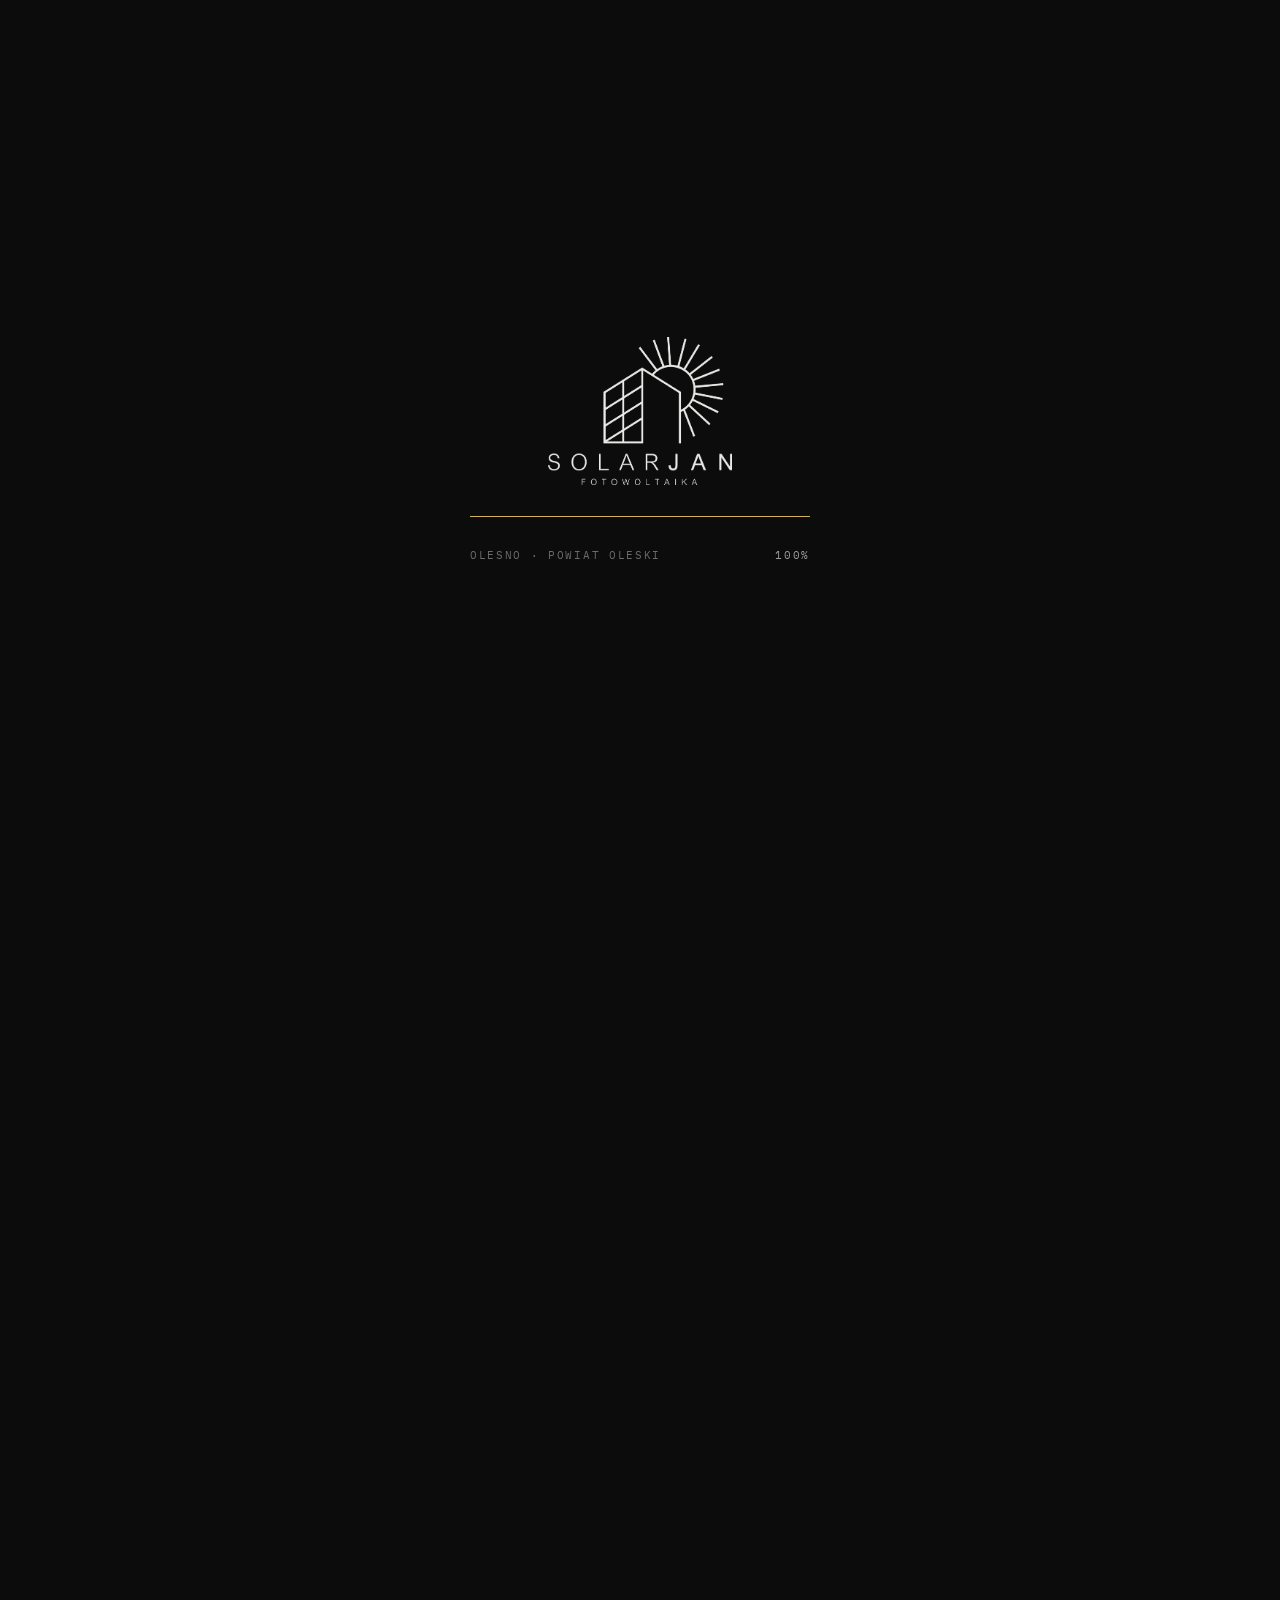
<file: index.html>
<!DOCTYPE html>
<html lang="pl">
<head>
<meta charset="utf-8">
<meta name="viewport" content="width=device-width,initial-scale=1">
<title>Solarjan Jan Witek — fotowoltaika, magazyny energii i elektryka | Olesno</title>
<meta name="description" content="Fotowoltaika, magazyny energii i instalacje elektryczne w Oleśnie i powiecie oleskim. Dobór mocy pod realne zużycie, wycena przed montażem, pomiary z protokołem. Zadzwoń: 535 276 508.">
<meta name="theme-color" content="#0C0C0D">
<link rel="canonical" href="https://impulseo-pl.github.io/solarjan-jan-witek/">
<link rel="icon" href="img/logo.png">
<meta property="og:type" content="website">
<meta property="og:title" content="Solarjan Jan Witek — fotowoltaika i elektryka, Olesno">
<meta property="og:description" content="Panele na dachu i na gruncie, magazyny energii, instalacje elektryczne. Wycena przed montażem.">
<meta property="og:image" content="https://impulseo-pl.github.io/solarjan-jan-witek/img/og.jpg">
<meta property="og:url" content="https://impulseo-pl.github.io/solarjan-jan-witek/">
<meta property="og:locale" content="pl_PL">
<meta name="twitter:card" content="summary_large_image">
<link rel="preconnect" href="https://fonts.googleapis.com">
<link rel="preconnect" href="https://fonts.gstatic.com" crossorigin>
<link href="https://fonts.googleapis.com/css2?family=Archivo:wght@600;700&family=IBM+Plex+Mono:wght@400;500;600&family=IBM+Plex+Sans:wght@400;500;600&display=swap" rel="stylesheet">
<link rel="stylesheet" href="assets/styles.css">
<script type="application/ld+json">
{"@context":"https://schema.org","@type":"Electrician","name":"Solarjan Jan Witek",
"description":"Fotowoltaika, magazyny energii, instalacje elektryczne, pomiary, monitoring i spawanie światłowodów.",
"telephone":"+48535276508","email":"jan@solarjan.pl","image":"https://impulseo-pl.github.io/solarjan-jan-witek/img/og.jpg","url":"https://impulseo-pl.github.io/solarjan-jan-witek/",
"address":{"@type":"PostalAddress","addressLocality":"Olesno","addressRegion":"opolskie","addressCountry":"PL"},
"areaServed":["Olesno","powiat oleski"],
"sameAs":["https://www.facebook.com/p/Solarjan-Jan-Witek-100083001147476/"]}
</script>
<meta name="robots" content="noindex, nofollow">
</head>
<body class="is-loading">

<!-- ====================== PRELOADER ====================== -->
<div id="preloader">
  <div class="pl">
    <div class="pl-logo">
      <i class="base"></i>
      <i class="fill"></i>
    </div>
    <div class="pl-bar"><b></b></div>
    <div class="pl-meta">
      <span>Olesno · powiat oleski</span>
      <span><em id="pl-pct" style="font-style:normal">00</em>%</span>
    </div>
  </div>
</div>
<div class="grain" aria-hidden="true"></div>

<!-- ====================== NAV ====================== -->
<header class="nav">
  <div class="wrap">
    <a class="brand" href="index.html" aria-label="Solarjan Jan Witek — strona główna">
      <img src="img/logo.png" alt="Solarjan" width="60" height="40">
      <span><b>Solarjan</b><small>Fotowoltaika</small></span>
    </a>
    <nav class="nav-links" id="menu">
      <a href="#przeplyw">Jak to działa</a>
      <a href="#kalkulator">Kalkulator</a>
      <a href="oferta.html">Oferta</a>
      <a href="realizacje.html">Realizacje</a>
      <a href="o-nas.html">O nas</a>
      <a href="kontakt.html">Kontakt</a>
    </nav>
    <a class="nav-tel" href="tel:+48535276508">
      <svg width="15" height="15" viewBox="0 0 24 24" fill="none" stroke="currentColor" stroke-width="2.2" stroke-linecap="round"><path d="M22 16.9v3a2 2 0 0 1-2.2 2 19.8 19.8 0 0 1-8.6-3.1 19.5 19.5 0 0 1-6-6A19.8 19.8 0 0 1 2.1 4.2 2 2 0 0 1 4.1 2h3a2 2 0 0 1 2 1.7c.1 1 .4 1.9.7 2.8a2 2 0 0 1-.4 2.1L8.1 9.9a16 16 0 0 0 6 6l1.3-1.3a2 2 0 0 1 2.1-.4c.9.3 1.8.6 2.8.7a2 2 0 0 1 1.7 2z"/></svg>
      535 276 508
    </a>
    <button class="burger" aria-label="Menu" aria-expanded="false" aria-controls="menu"><span></span></button>
  </div>
</header>

<main>

<!-- ====================== HERO ====================== -->
<section class="hero">
  <div class="wrap">
    <div>
      <span class="hero-badge">Olesno · powiat oleski · dojeżdżamy dalej</span>
      <h1>Własny prąd z dachu i instalacja&nbsp;<em>zrobiona po kolei</em></h1>
      <p class="hero-sub">Dobieramy moc pod to, ile naprawdę zużywasz. Stawiamy konstrukcję, układamy moduły, wpinamy falownik i magazyn energii w instalację budynku. Cenę znasz przed robotą, nie po.</p>
      <div class="hero-cta">
        <a class="btn btn--pri" href="tel:+48535276508">
          <svg width="16" height="16" viewBox="0 0 24 24" fill="none" stroke="currentColor" stroke-width="2.2" stroke-linecap="round"><path d="M22 16.9v3a2 2 0 0 1-2.2 2 19.8 19.8 0 0 1-8.6-3.1 19.5 19.5 0 0 1-6-6A19.8 19.8 0 0 1 2.1 4.2 2 2 0 0 1 4.1 2h3a2 2 0 0 1 2 1.7c.1 1 .4 1.9.7 2.8a2 2 0 0 1-.4 2.1L8.1 9.9a16 16 0 0 0 6 6l1.3-1.3a2 2 0 0 1 2.1-.4c.9.3 1.8.6 2.8.7a2 2 0 0 1 1.7 2z"/></svg>
          Zadzwoń po wycenę
        </a>
        <a class="btn btn--ghost" href="#kalkulator">Policz swoją oszczędność →</a>
      </div>
      <div class="hero-facts">
        <div><b>0 zł</b><span>kosztuje wycena i dojazd na oględziny</span></div>
        <div><b>Magazyny</b><span>nadwyżka z dnia zostaje na wieczór</span></div>
        <div><b>Protokół</b><span>z pomiarów po każdej robocie</span></div>
        <div><b>Olesno</b><span>i cały powiat oleski</span></div>
      </div>
    </div>

    <!-- scena 3D -->
    <div class="scene" aria-hidden="true">
      <div class="scene-sun"></div>
      <div class="scene-ring"></div>
      <div class="scene-ring r2"></div>
      <div class="roof">
        <div class="roof-base"></div>
        <div class="roof-grid"></div>
      </div>
      <div class="scene-tag scene-tag--1"><i></i> 16 modułów · 6,4 kWp</div>
      <div class="scene-tag scene-tag--2"><i></i> dach południowy, 35°</div>
    </div>
  </div>
  </section>

<!-- ====================== PASEK PRZEWAG ====================== -->
<section class="strip">
  <div class="wrap">
    <div class="strip-in" data-rv="0">
      <div>
        <em>01</em>
        <b>Moc liczona z rachunku</b>
        <span>Nie z cennika. Bierzemy Twoje zużycie i połać dachu, i z tego wychodzi liczba kilowatów.</span>
      </div>
      <div>
        <em>02</em>
        <b>Cena razem z materiałem</b>
        <span>Moduły, konstrukcja, falownik, montaż, formalności. Jedna kwota, podana przed robotą.</span>
      </div>
      <div>
        <em>03</em>
        <b>Protokół z pomiarów</b>
        <span>Po uruchomieniu mierzymy instalację i zostawiamy dokument — do odbioru albo dla ubezpieczyciela.</span>
      </div>
      <div>
        <em>04</em>
        <b>Elektryka przy okazji</b>
        <span>Rozdzielnica, obwody, monitoring, światłowód. Jedna ekipa zamiast czterech numerów w telefonie.</span>
      </div>
    </div>
  </div>
</section>

<!-- ====================== PRZEPŁYW PRĄDU ====================== -->
<section id="przeplyw">
  <div class="wrap">
    <div class="sec-head center" data-rv="0">
      <span class="eyebrow">Jak to działa</span>
      <h2 class="h">Co się dzieje z prądem z dachu</h2>
      <p class="lead">Ta sama instalacja pracuje inaczej w dzień i inaczej po zmroku. Przełącz porę i zobacz, gdzie idzie każda kilowatogodzina.</p>
    </div>

    <div class="flow-card" id="flow" data-rv="80">
      <div class="flow-switch" role="group" aria-label="Pora dnia">
        <button data-mode="dzien" class="on" type="button">Dzień</button>
        <button data-mode="noc" type="button">Po zmroku</button>
      </div>

      <div class="flow-scroll">
      <svg class="flow-svg" viewBox="0 0 1000 318" role="img" aria-label="Schemat przepływu energii: panele, falownik, dom, magazyn energii, sieć">

        <!-- przewody -->
        <path class="flow-wire" d="M214 170 H322"/>
        <path class="flow-wire" d="M442 170 H520 V86 H586"/>
        <path class="flow-wire" d="M442 170 H520 V256 H586"/>
        <path class="flow-wire" d="M442 170 H838"/>

        <!-- w dzień: z dachu do falownika, dalej do domu, magazynu i sieci -->
        <g data-only="dzien">
          <path class="flow-live" stroke="#F2B10D" d="M214 170 H322"/>
          <path class="flow-live" stroke="#F2B10D" d="M442 170 H520 V86 H586"/>
          <path class="flow-live" stroke="#F2B10D" d="M442 170 H520 V256 H586"/>
          <path class="flow-live" stroke="#8A8A86" d="M442 170 H838"/>
        </g>
        <!-- po zmroku: magazyn i sieć zasilają dom -->
        <g data-only="noc">
          <path class="flow-live" stroke="#F2B10D" d="M586 256 H520 V170 H442"/>
          <path class="flow-live" stroke="#F2B10D" d="M442 170 H520 V86 H586"/>
          <path class="flow-live" stroke="#8A8A86" d="M838 170 H442"/>
        </g>

        <g class="flow-node">
          <g>
            <rect x="94" y="134" width="120" height="72" fill="#111113" stroke="rgba(255,255,255,.2)"/>
            <rect x="112" y="150" width="84" height="28" fill="none" stroke="rgba(200,215,228,.4)"/>
            <path d="M112 164 H196 M140 150 V178 M168 150 V178" stroke="rgba(200,215,228,.4)" stroke-width="1"/>
            <text x="154" y="230" text-anchor="middle">Panele</text>
            <text class="code" x="154" y="248" text-anchor="middle">DACH</text>
          </g>
          <g>
            <rect x="322" y="134" width="120" height="72" fill="#111113" stroke="rgba(242,177,13,.55)"/>
            <path d="M386 148 l-18 26 h11 l-5 20 18 -26 h-11 z" fill="#F2B10D"/>
            <text x="382" y="230" text-anchor="middle">Falownik</text>
            <text class="code" x="382" y="248" text-anchor="middle">DC / AC</text>
          </g>
          <g>
            <rect x="586" y="50" width="120" height="72" fill="#111113" stroke="rgba(255,255,255,.2)"/>
            <path d="M622 90 l24 -20 24 20 v18 h-48 z" fill="none" stroke="#E9E9E6" stroke-width="1.5"/>
            <text x="646" y="146" text-anchor="middle">Dom</text>
          </g>
          <g>
            <rect x="586" y="220" width="120" height="72" fill="#111113" stroke="rgba(255,255,255,.2)"/>
            <rect x="628" y="242" width="30" height="18" fill="none" stroke="#E9E9E6" stroke-width="1.5"/>
            <rect x="631" y="245" width="17" height="12" fill="#F2B10D"/>
            <path d="M658 247 h5 v8 h-5" fill="none" stroke="#E9E9E6" stroke-width="1.5"/>
            <text x="646" y="282" text-anchor="middle">Magazyn</text>
          </g>
          <g>
            <rect x="838" y="134" width="120" height="72" fill="#111113" stroke="rgba(255,255,255,.2)"/>
            <path d="M898 148 v44 M886 158 h24 M884 172 h28" fill="none" stroke="#9C9C97" stroke-width="1.5"/>
            <text x="898" y="230" text-anchor="middle">Sieć</text>
            <text class="code" x="898" y="248" text-anchor="middle">OPERATOR</text>
          </g>
        </g>

        <g>
          <text class="flow-lbl" x="268" y="158" text-anchor="middle" data-only="dzien">prąd stały</text>
          <text class="flow-lbl" x="512" y="76" text-anchor="end">do gniazdek</text>
          <text class="flow-lbl" x="512" y="250" text-anchor="end" data-only="dzien">ładowanie</text>
          <text class="flow-lbl" x="512" y="250" text-anchor="end" data-only="noc">rozładowanie</text>
          <text class="flow-lbl" x="772" y="158" text-anchor="middle" data-only="dzien">nadwyżka do sieci</text>
          <text class="flow-lbl" x="772" y="158" text-anchor="middle" data-only="noc">dobór z sieci</text>
        </g>
      </svg>
      </div>

      <div class="flow-legend">
        <span><i style="background:#F2B10D"></i>Twój prąd</span>
        <span><i style="background:#8A8A86"></i>prąd z sieci</span>
      </div>
    </div>
  </div>
</section>

<!-- ====================== KALKULATOR ====================== -->
<section id="kalkulator" class="on-paper">
  <div class="wrap">
    <div class="sec-head center" data-rv="0">
      <span class="eyebrow">Kalkulator</span>
      <h2 class="h">Policz, ile zostaje z rachunku</h2>
      <p class="lead">Ustaw suwak na to, co płacisz miesięcznie. Wyjdzie z tego moc instalacji i to, ile zostaje w kieszeni przez rok. Dokładną cenę podajemy po obejrzeniu dachu.</p>
    </div>

    <div class="calc" data-rv="80">
      <div class="calc-in">
        <h3>Dane wejściowe</h3>
        <p class="calc-note">Dwie rzeczy: ile płacisz i czy chcesz odkładać prąd na wieczór.</p>

        <div class="field">
          <div class="field-top">
            <label for="bill">Miesięczny rachunek za prąd</label>
            <b id="bill-val">400 zł</b>
          </div>
          <input type="range" id="bill" min="150" max="2500" step="25" value="400">
          <div class="range-scale"><span>150 zł</span><span>2 500 zł</span></div>
        </div>

        <div class="toggle" id="with-bat" role="button" tabindex="0" aria-pressed="false">
          <span class="toggle-sw" aria-hidden="true"></span>
          <span>
            <b>Z magazynem energii</b>
            <span>Nadwyżka z dnia zostaje u Ciebie na wieczór, zamiast iść do sieci.</span>
          </span>
        </div>

        <p class="calc-foot">Liczymy przy założeniach: 1 kWp daje ok. 1&nbsp;000 kWh rocznie w naszym rejonie, prąd ok. 1,00 zł/kWh razem z dystrybucją, nadwyżki rozliczane ok. 0,40 zł/kWh. Bez magazynu zużywasz na bieżąco ok. 30% produkcji, z magazynem ok. 75%. Od oszczędności odejmujemy opłaty stałe, których fotowoltaika nie zbija.</p>

        <div class="calc-rows" style="margin-top:28px">
          <div><span>Oględziny i wycena</span><b style="color:var(--amber)">0 zł</b></div>
          <div><span>Cena z materiałem i montażem</span><b>przed robotą</b></div>
          <div><span>Pomiary i protokół po uruchomieniu</span><b>w cenie</b></div>
        </div>
      </div>

      <div class="calc-out">
        <div class="calc-hero-lbl">Zostaje w kieszeni / rok</div>
        <div class="calc-hero"><b id="r-save">0</b><span>zł</span></div>

        <div class="calc-bars">
          <div class="bar-row">
            <small>dziś płacisz</small>
            <div class="bar now" id="bar-now"><i></i><b id="bar-now-v">0 zł</b></div>
          </div>
          <div class="bar-row">
            <small>po instalacji</small>
            <div class="bar after" id="bar-after"><i></i><b id="bar-after-v">0 zł</b></div>
          </div>
        </div>

        <div class="calc-rows">
          <div><span>Dobrana moc instalacji</span><b id="r-power">—</b></div>
          <div><span>Produkcja rocznie</span><b id="r-prod">—</b></div>
          <div><span>Mniej na rachunku miesięcznie</span><b id="r-month">—</b></div>
          <div><span>Szacunkowy koszt instalacji</span><b id="r-cost">—</b></div>
          <div><span>Zwrot inwestycji</span><b id="r-back">—</b></div>
        </div>

        <div class="calc-cta">
          <a class="btn btn--pri btn--block" href="tel:+48535276508">
            <svg width="16" height="16" viewBox="0 0 24 24" fill="none" stroke="currentColor" stroke-width="2.2" stroke-linecap="round"><path d="M22 16.9v3a2 2 0 0 1-2.2 2 19.8 19.8 0 0 1-8.6-3.1 19.5 19.5 0 0 1-6-6A19.8 19.8 0 0 1 2.1 4.2 2 2 0 0 1 4.1 2h3a2 2 0 0 1 2 1.7c.1 1 .4 1.9.7 2.8a2 2 0 0 1-.4 2.1L8.1 9.9a16 16 0 0 0 6 6l1.3-1.3a2 2 0 0 1 2.1-.4c.9.3 1.8.6 2.8.7a2 2 0 0 1 1.7 2z"/></svg>
            Sprawdźmy to na Twoim dachu — 535 276 508
          </a>
          <a class="btn btn--ghost btn--block" href="kontakt.html">Wolę, żebyście oddzwonili</a>
        </div>
        <p class="calc-foot">Wynik jest szacunkiem poglądowym, nie ofertą. Realna produkcja zależy od kąta i strony dachu, zacienienia i tego, w jakich godzinach zużywasz prąd. Po oględzinach podajemy konkretną cenę i konkretną moc.</p>
      </div>
    </div>
  </div>
</section>

<!-- ====================== USŁUGI ====================== -->
<section id="uslugi">
  <div class="wrap">
    <div class="sec-head" data-rv="0">
      <span class="eyebrow">Co robimy</span>
      <h2 class="h">Zakres prac</h2>
      <p class="lead">Fotowoltaika to trzon, ale nie koniec. Robimy całą elektrykę wokół budynku — nie musisz szukać drugiej ekipy do rozdzielnicy albo kamer.</p>
    </div>

    <div class="cards">
      <article class="card" data-no="01" data-rv="0">
        <h3>Fotowoltaika</h3>
        <p>Dobieramy moc pod realne zużycie w budynku, stawiamy konstrukcję i układamy moduły — na dachu albo na gruncie.</p>
        <ul><li>dach skośny, płaski i grunt</li><li>dobór falownika pod instalację</li><li>zgłoszenie do operatora</li></ul>
        <a class="card-link" href="oferta.html#fotowoltaika">Szczegóły <svg width="14" height="14" viewBox="0 0 24 24" fill="none" stroke="currentColor" stroke-width="2.4" stroke-linecap="round"><path d="M5 12h14M13 6l6 6-6 6"/></svg></a>
      </article>

      <article class="card" data-no="02" data-rv="70">
        <h3>Magazyny energii</h3>
        <p>Falownik hybrydowy z magazynem odkłada nadwyżkę z dnia na wieczór, zamiast oddawać ją do sieci za ułamek ceny.</p>
        <ul><li>dobór pojemności pod zużycie</li><li>praca przy zaniku napięcia</li><li>rozbudowa istniejącej PV</li></ul>
        <a class="card-link" href="oferta.html#magazyny">Szczegóły <svg width="14" height="14" viewBox="0 0 24 24" fill="none" stroke="currentColor" stroke-width="2.4" stroke-linecap="round"><path d="M5 12h14M13 6l6 6-6 6"/></svg></a>
      </article>

      <article class="card" data-no="03" data-rv="140">
        <h3>Instalacje elektryczne</h3>
        <p>Rozprowadzamy instalację w nowym domu i modernizujemy starą: obwody, rozdzielnica, zabezpieczenia, osprzęt.</p>
        <ul><li>domy w budowie i remonty</li><li>wymiana rozdzielnicy</li><li>obwody pod pompę ciepła i ładowarkę</li></ul>
        <a class="card-link" href="oferta.html#elektryka">Szczegóły <svg width="14" height="14" viewBox="0 0 24 24" fill="none" stroke="currentColor" stroke-width="2.4" stroke-linecap="round"><path d="M5 12h14M13 6l6 6-6 6"/></svg></a>
      </article>

      <article class="card" data-no="04" data-rv="0">
        <h3>Przeglądy i pomiary</h3>
        <p>Mierzymy instalację i wystawiamy protokół — do odbioru budynku, do ubezpieczyciela albo dla własnego spokoju.</p>
        <ul><li>pomiary odbiorcze i okresowe</li><li>skuteczność ochrony przeciwporażeniowej</li><li>protokół w formie papierowej</li></ul>
        <a class="card-link" href="oferta.html#pomiary">Szczegóły <svg width="14" height="14" viewBox="0 0 24 24" fill="none" stroke="currentColor" stroke-width="2.4" stroke-linecap="round"><path d="M5 12h14M13 6l6 6-6 6"/></svg></a>
      </article>

      <article class="card" data-no="05" data-rv="70">
        <h3>Monitoring</h3>
        <p>Kamery ustawiamy tak, żeby pokrywały wjazd, drzwi i podwórko bez martwych pól. Podgląd na telefonie.</p>
        <ul><li>dobór punktów kamerowych</li><li>rejestrator i okablowanie</li><li>konfiguracja podglądu zdalnego</li></ul>
        <a class="card-link" href="oferta.html#monitoring">Szczegóły <svg width="14" height="14" viewBox="0 0 24 24" fill="none" stroke="currentColor" stroke-width="2.4" stroke-linecap="round"><path d="M5 12h14M13 6l6 6-6 6"/></svg></a>
      </article>

      <article class="card" data-no="06" data-rv="140">
        <h3>Spawanie światłowodów</h3>
        <p>Spawamy i zakańczamy włókna: przyłącza, przedłużenia trasy, naprawy po uszkodzonym kablu.</p>
        <ul><li>przyłącza do budynku</li><li>naprawy przerwanych tras</li><li>pomiar i zakończenie włókien</li></ul>
        <a class="card-link" href="oferta.html#swiatlowody">Szczegóły <svg width="14" height="14" viewBox="0 0 24 24" fill="none" stroke="currentColor" stroke-width="2.4" stroke-linecap="round"><path d="M5 12h14M13 6l6 6-6 6"/></svg></a>
      </article>
    </div>
  </div>
</section>

<!-- ====================== PROCES ====================== -->
<section id="proces">
  <div class="wrap">
    <div class="sec-head" data-rv="0">
      <span class="eyebrow">Jak pracujemy</span>
      <h2 class="h">Cztery etapy, od telefonu do protokołu</h2>
      <p class="lead">Na każdym z nich wiesz, co się dzieje i ile to kosztuje. Niespodzianki w środku roboty biorą się z tego, że ktoś czegoś nie powiedział na początku.</p>
    </div>

    <div class="steps">
      <div class="step" data-rv="0">
        <div class="step-no">01</div>
        <div>
          <h3>Rozmowa i rachunek za prąd</h3>
          <p>Mówisz, ile prądu zużywasz i co masz na dachu. Z rachunku i zdjęcia połaci wychodzi, jaka moc ma sens i czy od razu dokładać magazyn.</p>
        </div>
      </div>
      <div class="step" data-rv="0">
        <div class="step-no">02</div>
        <div>
          <h3>Oględziny i wycena</h3>
          <p>Przyjeżdżamy zobaczyć dach, rozdzielnicę i trasy kablowe. Podajemy cenę razem z materiałem, montażem i formalnościami — przed robotą, nie po.</p>
        </div>
      </div>
      <div class="step" data-rv="0">
        <div class="step-no">03</div>
        <div>
          <h3>Montaż</h3>
          <p>Stawiamy konstrukcję, układamy moduły, prowadzimy trasy kablowe i podłączamy falownik. Pracujemy tak, żeby dach i elewacja wyglądały po nas jak przed.</p>
        </div>
      </div>
      <div class="step" data-rv="0">
        <div class="step-no">04</div>
        <div>
          <h3>Uruchomienie i pomiary</h3>
          <p>Uruchamiamy instalację, mierzymy i zostawiamy protokół. Na miejscu pokazujemy, jak sprawdzić produkcję i co zrobić, gdyby coś zgasło.</p>
        </div>
      </div>
    </div>
  </div>
</section>

<!-- ====================== REALIZACJE (rysowane) ====================== -->
<section id="realizacje">
  <div class="wrap">
    <div class="sec-head" data-rv="0">
      <span class="eyebrow">Realizacje</span>
      <h2 class="h">Cztery układy, które stawiamy najczęściej</h2>
      <p class="lead">Rysunki, nie zdjęcia z internetu. Przy telefonie powiemy, który układ pasuje do Twojego budynku i dlaczego.</p>
    </div>

    <div class="works">
      <article class="work" data-rv="0">
        <div class="work-art">
          <svg viewBox="0 0 400 225" fill="none" aria-hidden="true">
            <path d="M60 170 L200 80 L340 170" stroke="rgba(255,255,255,.22)" stroke-width="2"/>
            <path d="M60 170 H340" stroke="rgba(255,255,255,.14)" stroke-width="2"/>
            <g stroke="rgba(120,190,230,.5)" fill="rgba(19,41,60,.85)">
              <path d="M110 148 l64 -41 26 0 -64 41z"/><path d="M180 148 l64 -41 26 0 -64 41z"/>
              <path d="M142 170 l64 -41 26 0 -64 41z"/><path d="M212 170 l64 -41 26 0 -64 41z"/>
            </g>
            <circle cx="322" cy="52" r="17" fill="rgba(255,179,2,.9)"/>
            <g stroke="rgba(255,179,2,.55)" stroke-width="2" stroke-linecap="round">
              <path d="M322 22 v10M322 72 v10M292 52 h10M342 52 h10M301 31 l7 7M336 66 l7 7M343 31 l-7 7M308 66 l-7 7"/>
            </g>
          </svg>
        </div>
        <div class="work-txt">
          <h3>Dach skośny, blachodachówka lub karpiówka</h3>
          <p>Konstrukcja na uchwytach pod pokryciem, moduły w jednej płaszczyźnie z połacią. Trasy prowadzone tak, żeby nie było widać kabli na elewacji.</p>
          <div class="tagrow"><span class="tag">dom jednorodzinny</span><span class="tag">4–10 kWp</span><span class="tag">falownik w kotłowni</span></div>
        </div>
      </article>

      <article class="work" data-rv="70">
        <div class="work-art">
          <svg viewBox="0 0 400 225" fill="none" aria-hidden="true">
            <path d="M40 185 H360" stroke="rgba(255,255,255,.16)" stroke-width="2"/>
            <g stroke="rgba(120,190,230,.5)" fill="rgba(19,41,60,.85)">
              <path d="M70 150 l90 -48 h64 l-90 48z"/><path d="M170 150 l90 -48 h64 l-90 48z"/>
            </g>
            <path d="M96 150 v35M150 150 v35M240 150 v35M294 150 v35" stroke="rgba(255,255,255,.3)" stroke-width="3"/>
            <path d="M40 185 q20 -12 40 0 q20 -12 40 0" stroke="rgba(255,179,2,.25)" stroke-width="2"/>
            <circle cx="330" cy="55" r="15" fill="rgba(255,179,2,.85)"/>
          </svg>
        </div>
        <div class="work-txt">
          <h3>Instalacja na gruncie</h3>
          <p>Kiedy dach jest zacieniony albo źle ustawiony — stawiamy konstrukcję na działce, pod optymalnym kątem. Łatwiejszy serwis i mycie modułów.</p>
          <div class="tagrow"><span class="tag">gospodarstwo</span><span class="tag">10–20 kWp</span><span class="tag">optymalny kąt</span></div>
        </div>
      </article>

      <article class="work" data-rv="0">
        <div class="work-art">
          <svg viewBox="0 0 400 225" fill="none" aria-hidden="true">
            <rect x="126" y="38" width="148" height="150" rx="10" stroke="rgba(255,255,255,.22)" stroke-width="2" fill="rgba(255,255,255,.02)"/>
            <g stroke="rgba(255,255,255,.16)"><path d="M126 78 H274M126 118 H274M126 158 H274"/></g>
            <g fill="rgba(255,179,2,.85)">
              <rect x="140" y="56" width="16" height="14" rx="3"/><rect x="162" y="56" width="16" height="14" rx="3"/>
              <rect x="184" y="56" width="16" height="14" rx="3"/>
            </g>
            <g fill="rgba(77,225,255,.7)">
              <rect x="140" y="96" width="16" height="14" rx="3"/><rect x="162" y="96" width="16" height="14" rx="3"/>
              <rect x="184" y="96" width="16" height="14" rx="3"/><rect x="206" y="96" width="16" height="14" rx="3"/>
            </g>
            <g fill="rgba(255,255,255,.28)">
              <rect x="140" y="136" width="16" height="14" rx="3"/><rect x="162" y="136" width="16" height="14" rx="3"/>
            </g>
            <path d="M100 113 H126M274 113 H300" stroke="rgba(255,179,2,.5)" stroke-width="2"/>
          </svg>
        </div>
        <div class="work-txt">
          <h3>Rozdzielnica i zabezpieczenia</h3>
          <p>Wymiana starej tablicy bezpiecznikowej na rozdzielnicę z opisanymi obwodami, różnicówkami i miejscem na przyszłą pompę ciepła czy ładowarkę.</p>
          <div class="tagrow"><span class="tag">modernizacja</span><span class="tag">opisane obwody</span><span class="tag">pomiary</span></div>
        </div>
      </article>

      <article class="work" data-rv="70">
        <div class="work-art">
          <svg viewBox="0 0 400 225" fill="none" aria-hidden="true">
            <rect x="60" y="60" width="120" height="88" rx="10" stroke="rgba(255,255,255,.2)" stroke-width="2" fill="rgba(255,255,255,.02)"/>
            <rect x="76" y="78" width="40" height="26" rx="5" fill="rgba(77,225,255,.75)"/>
            <path d="M76 118 h88M76 132 h56" stroke="rgba(255,255,255,.2)" stroke-width="3" stroke-linecap="round"/>
            <g stroke="rgba(255,179,2,.6)" stroke-width="2">
              <path d="M240 104 l38 -22 v44z" fill="rgba(255,179,2,.12)"/>
              <rect x="278" y="86" width="46" height="36" rx="7" fill="rgba(255,179,2,.1)"/>
            </g>
            <path d="M180 104 H240" stroke="rgba(77,225,255,.6)" stroke-width="2" stroke-dasharray="6 6"/>
            <path d="M60 170 H340" stroke="rgba(255,255,255,.12)" stroke-width="2"/>
          </svg>
        </div>
        <div class="work-txt">
          <h3>Monitoring i światłowód</h3>
          <p>Kamery na wjeździe i wokół budynku, rejestrator w środku, podgląd na telefonie. Przy okazji doprowadzamy albo naprawiamy przyłącze światłowodowe.</p>
          <div class="tagrow"><span class="tag">posesja</span><span class="tag">podgląd zdalny</span><span class="tag">spawy włókien</span></div>
        </div>
      </article>
    </div>
  </div>
</section>

<!-- ====================== FAQ ====================== -->
<section id="faq">
  <div class="wrap">
    <div class="sec-head center" data-rv="0">
      <span class="eyebrow">Pytania</span>
      <h2 class="h">Pytania, które padają przy pierwszym telefonie</h2>
    </div>

    <div class="faq" data-rv="60">
      <div class="q">
        <button class="q-head" aria-expanded="false" type="button">Ile trwa montaż instalacji na domu jednorodzinnym?<i></i></button>
        <div class="q-body"><p>Sam montaż typowej instalacji na dachu skośnym to zwykle jeden do dwóch dni roboczych. Do tego dochodzą formalności po stronie operatora sieci — zgłoszenie i wymiana licznika — i to jest ta część, która potrafi potrwać kilka tygodni. Konkretny termin podajemy przy wycenie, po obejrzeniu dachu.</p></div>
      </div>
      <div class="q">
        <button class="q-head" aria-expanded="false" type="button">Czy magazyn energii opłaca się od razu, czy można go dołożyć później?<i></i></button>
        <div class="q-body"><p>Można dołożyć później, ale wtedy często trzeba wymienić falownik na hybrydowy. Jeżeli już teraz wiesz, że magazyn Cię interesuje, taniej wychodzi od razu falownik przygotowany pod baterię — sam magazyn dokładasz, kiedy chcesz. Przy telefonie mówimy wprost, co się w Twoim przypadku bardziej opłaca.</p></div>
      </div>
      <div class="q">
        <button class="q-head" aria-expanded="false" type="button">Czy instalacja działa, kiedy nie ma prądu w sieci?<i></i></button>
        <div class="q-body"><p>Zwykła instalacja fotowoltaiczna przy zaniku napięcia wyłącza się — tak działa zabezpieczenie, żeby nie podawać napięcia na sieć, przy której ktoś może pracować. Żeby mieć zasilanie podczas przerwy, potrzebny jest falownik hybrydowy z funkcją pracy wyspowej i magazyn energii. Wtedy wybrane obwody w domu działają dalej.</p></div>
      </div>
      <div class="q">
        <button class="q-head" aria-expanded="false" type="button">Co, jeśli mój dach jest częściowo zacieniony?<i></i></button>
        <div class="q-body"><p>Zacienienie nie przekreśla instalacji, ale trzeba je uwzględnić przy projekcie — czasem wystarczy inaczej rozłożyć moduły, czasem sensowniej jest wyjść z instalacją na grunt. Dlatego przyjeżdżamy zobaczyć działkę, zamiast liczyć wszystko zza biurka.</p></div>
      </div>
      <div class="q">
        <button class="q-head" aria-expanded="false" type="button">Czy wycena i dojazd na oględziny coś kosztują?<i></i></button>
        <div class="q-body"><p>Nie. Przyjeżdżamy, oglądamy dach, rozdzielnicę i trasy, po czym podajemy cenę. Nic za to nie płacisz i nic Cię to nie zobowiązuje.</p></div>
      </div>
      <div class="q">
        <button class="q-head" aria-expanded="false" type="button">Robicie też zwykłą elektrykę, czy tylko fotowoltaikę?<i></i></button>
        <div class="q-body"><p>Robimy jedno i drugie. Instalacje w nowych domach, modernizacje starych, rozdzielnice, pomiary z protokołem, monitoring i spawanie światłowodów. W praktyce często zaczyna się od paneli, a kończy na doprowadzeniu obwodu pod ładowarkę do auta.</p></div>
      </div>
    </div>
  </div>
</section>

<!-- ====================== OBSZAR ====================== -->
<section id="obszar">
  <div class="wrap">
    <div class="area">
      <div data-rv="0">
        <span class="eyebrow">Obszar działania</span>
        <h2 class="h">Dojeżdżamy do Ciebie</h2>
        <p class="lead">Pracujemy w Oleśnie i w powiecie oleskim, wyjeżdżamy też dalej po okolicy. Podaj adres przez telefon, a od razu powiemy, czy to nasz teren.</p>
        <ul>
          <li><svg width="17" height="17" viewBox="0 0 24 24" fill="none" stroke="currentColor" stroke-width="2" stroke-linecap="round"><path d="M20 6 9 17l-5-5"/></svg> Olesno i gminy powiatu oleskiego</li>
          <li><svg width="17" height="17" viewBox="0 0 24 24" fill="none" stroke="currentColor" stroke-width="2" stroke-linecap="round"><path d="M20 6 9 17l-5-5"/></svg> Klienci prywatni i firmy</li>
          <li><svg width="17" height="17" viewBox="0 0 24 24" fill="none" stroke="currentColor" stroke-width="2" stroke-linecap="round"><path d="M20 6 9 17l-5-5"/></svg> Dalsze wyjazdy — do uzgodnienia przy wycenie</li>
        </ul>
      </div>
      <div class="radar" data-rv="80" aria-hidden="true">
        <span class="radar-ring" style="animation-delay:0s"></span>
        <span class="radar-ring" style="animation-delay:1.3s"></span>
        <span class="radar-ring" style="animation-delay:2.6s"></span>
        <span class="radar-core"></span>
        <span class="radar-label c">Olesno</span>
        <span class="radar-label a">Gorzów Śląski</span>
        <span class="radar-label b">Praszka</span>
        <span class="radar-label d">Dobrodzień</span>
        <span class="radar-label e">Zębowice</span>
      </div>
    </div>
  </div>
</section>

<!-- ====================== CTA ====================== -->
<section id="kontakt-cta">
  <div class="wrap">
    <div class="cta-final" data-rv="0">
      <span class="eyebrow">Wycena za darmo</span>
      <h2>Jeden telefon i przyjeżdżamy zobaczyć dach</h2>
      <p class="lead">Powiedz, ile płacisz za prąd i czym kryty jest dach. Resztę policzymy my. Dojazd i wycena nic nie kosztują.</p>
      <a class="cta-tel" href="tel:+48535276508">+48 535 276 508</a>
      <div class="cta-final-btns">
        <a class="btn btn--pri" href="tel:+48535276508">Zadzwoń teraz</a>
        <a class="btn btn--ghost" href="kontakt.html">Zostaw numer — oddzwonimy</a>
      </div>
    </div>
  </div>
</section>

</main>

<!-- ====================== FOOTER ====================== -->
<footer>
  <div class="wrap">
    <div class="foot">
      <div>
        <a class="brand" href="index.html">
          <img src="img/logo.png" alt="Solarjan" width="60" height="40">
          <span><b>Solarjan</b><small>Fotowoltaika</small></span>
        </a>
        <p>Solarjan Jan Witek — fotowoltaika, magazyny energii i instalacje elektryczne. Olesno i powiat oleski.</p>
      </div>
      <div>
        <h4>Strona</h4>
        <ul>
          <li><a href="oferta.html">Oferta</a></li>
          <li><a href="realizacje.html">Realizacje</a></li>
          <li><a href="o-nas.html">O nas</a></li>
          <li><a href="kontakt.html">Kontakt</a></li>
          <li><a href="#kalkulator">Kalkulator oszczędności</a></li>
        </ul>
      </div>
      <div>
        <h4>Kontakt</h4>
        <ul>
          <li><a href="tel:+48535276508">+48 535 276 508</a></li>
          <li><a href="mailto:jan@solarjan.pl">jan@solarjan.pl</a></li>
          <li><a href="https://www.facebook.com/p/Solarjan-Jan-Witek-100083001147476/" target="_blank" rel="noopener">Facebook</a></li>
          <li><a href="https://www.google.com/maps/place/Solarjan+Jan+Witek/@50.8746862,18.414472,4638m/data=!3m1!1e3" target="_blank" rel="noopener">Wizytówka Google</a></li>
        </ul>
      </div>
    </div>
    <div class="foot-btm">
      <span>© <span class="year">2026</span> Solarjan Jan Witek · Olesno</span>
      <span><a href="polityka-prywatnosci.html">Polityka prywatności</a></span>
    </div>
  </div>
</footer>

<div class="callbar">
  <a href="tel:+48535276508"><span class="btn btn--pri btn--block">Zadzwoń</span></a>
  <a href="#kalkulator"><span class="btn btn--ghost btn--block">Kalkulator</span></a>
</div>

<script src="assets/main.js"></script>
</body>
</html>
</file>
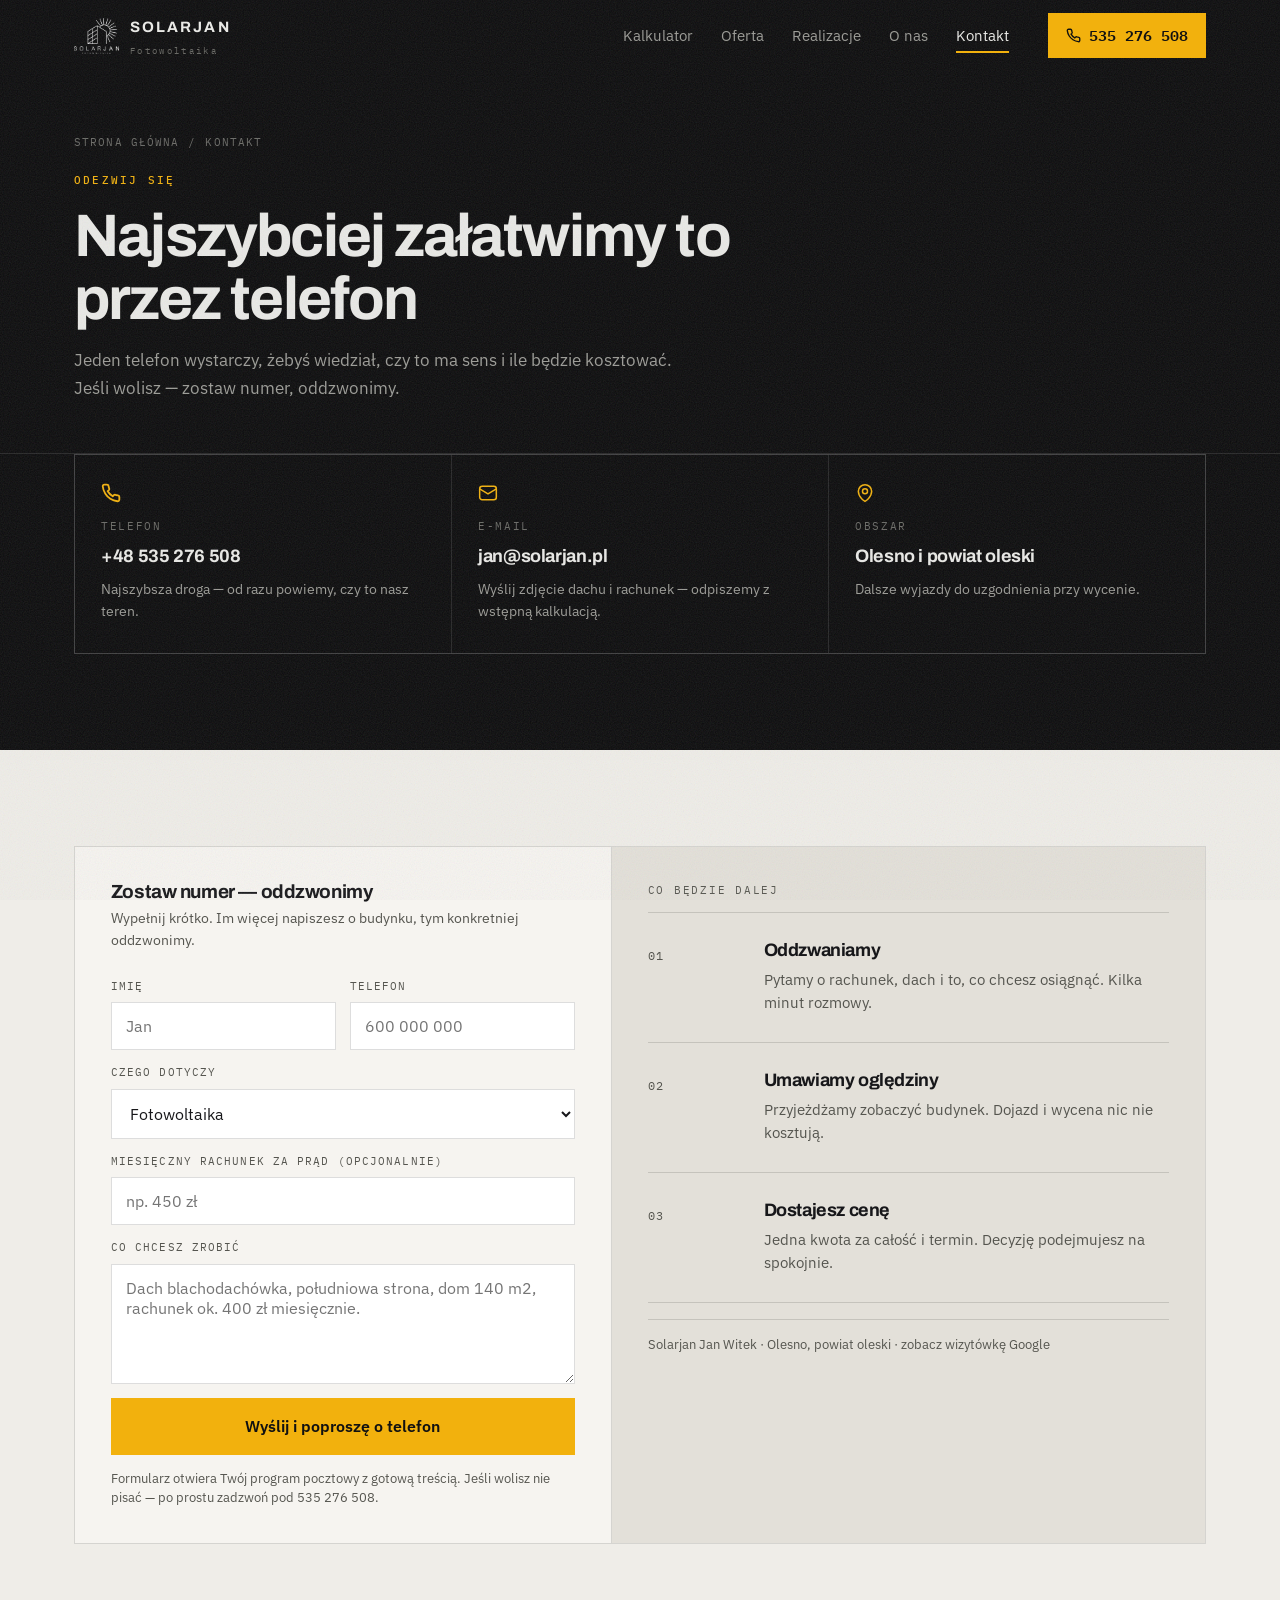
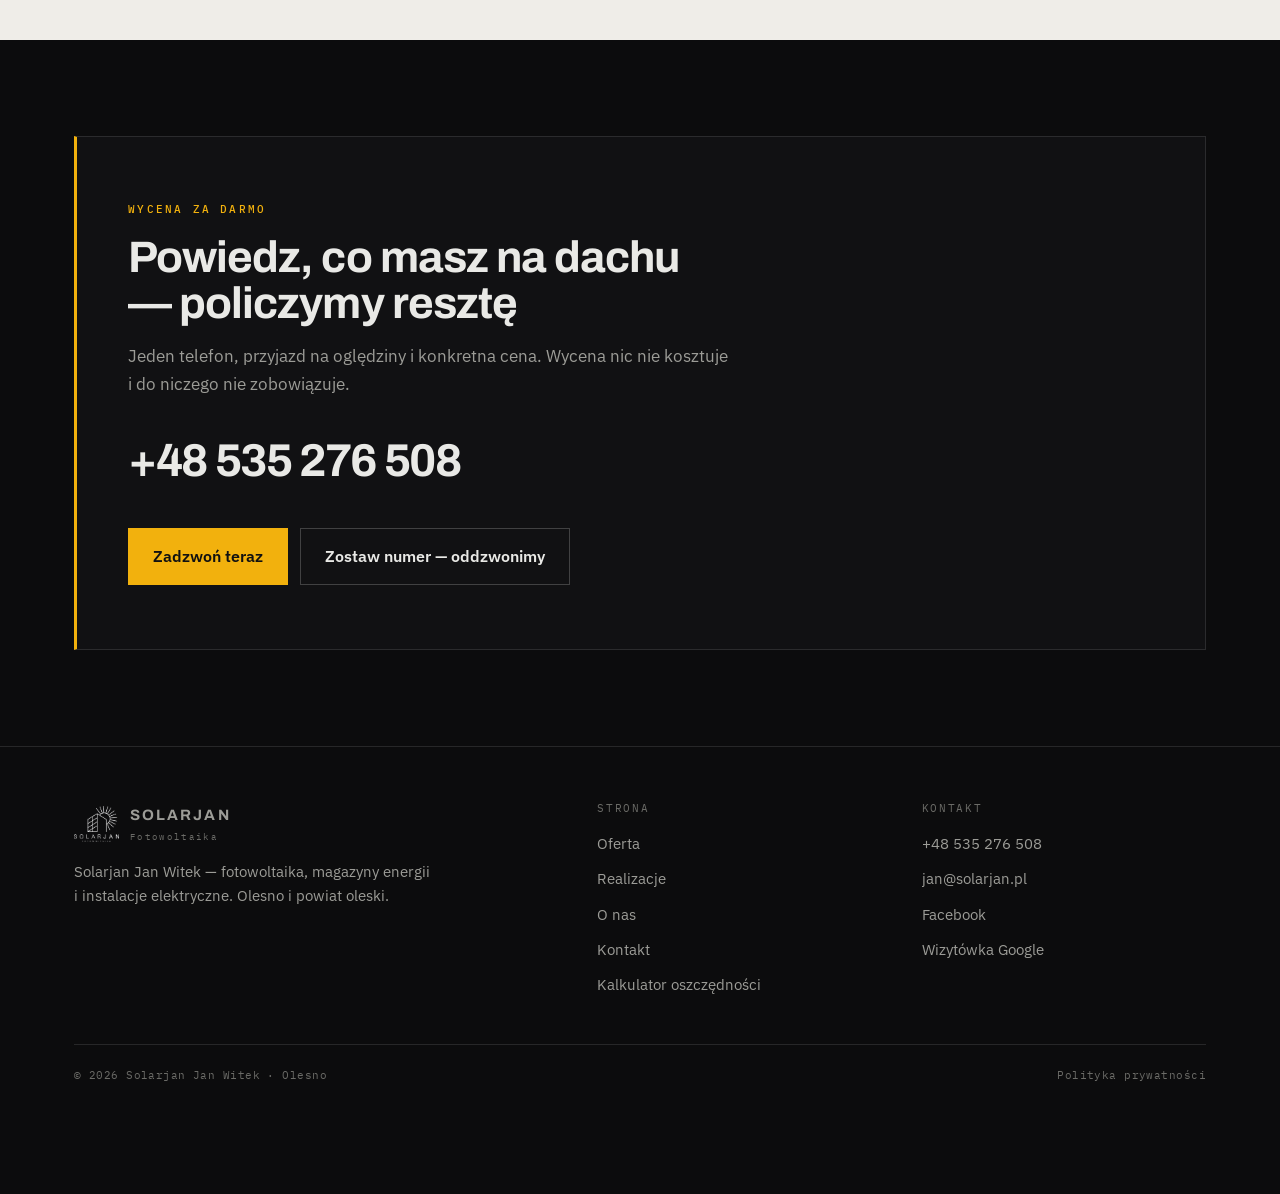
<file: kontakt.html>
<!DOCTYPE html>
<html lang="pl">
<head>
<meta charset="utf-8">
<meta name="viewport" content="width=device-width,initial-scale=1">
<title>Kontakt &mdash; Solarjan Jan Witek | Olesno, 535 276 508</title>
<meta name="description" content="Zadzwon: 535 276 508 albo zostaw numer - oddzwonimy. Fotowoltaika, magazyny energii i elektryka. Olesno i powiat oleski.">
<meta name="theme-color" content="#0C0C0D">
<link rel="icon" href="img/logo.png">
<link rel="preconnect" href="https://fonts.googleapis.com">
<link rel="preconnect" href="https://fonts.gstatic.com" crossorigin>
<link href="https://fonts.googleapis.com/css2?family=Archivo:wght@600;700&family=IBM+Plex+Mono:wght@400;500;600&family=IBM+Plex+Sans:wght@400;500;600&display=swap" rel="stylesheet">
<link rel="stylesheet" href="assets/styles.css">
<meta name="robots" content="noindex, nofollow">
</head>
<body>

<div class="grain" aria-hidden="true"></div>

<header class="nav">
  <div class="wrap">
    <a class="brand" href="index.html" aria-label="Solarjan Jan Witek - strona glowna">
      <img src="img/logo.png" alt="Solarjan" width="60" height="40">
      <span><b>Solarjan</b><small>Fotowoltaika</small></span>
    </a>
    <nav class="nav-links" id="menu">
      <a href="index.html#kalkulator">Kalkulator</a>
      <a href="oferta.html">Oferta</a>
      <a href="realizacje.html">Realizacje</a>
      <a href="o-nas.html">O nas</a>
      <a href="kontakt.html" aria-current="page">Kontakt</a>
    </nav>
    <a class="nav-tel" href="tel:+48535276508"><svg width="15" height="15" viewBox="0 0 24 24" fill="none" stroke="currentColor" stroke-width="2.2" stroke-linecap="round"><path d="M22 16.9v3a2 2 0 0 1-2.2 2 19.8 19.8 0 0 1-8.6-3.1 19.5 19.5 0 0 1-6-6A19.8 19.8 0 0 1 2.1 4.2 2 2 0 0 1 4.1 2h3a2 2 0 0 1 2 1.7c.1 1 .4 1.9.7 2.8a2 2 0 0 1-.4 2.1L8.1 9.9a16 16 0 0 0 6 6l1.3-1.3a2 2 0 0 1 2.1-.4c.9.3 1.8.6 2.8.7a2 2 0 0 1 1.7 2z"/></svg> 535 276 508</a>
    <button class="burger" aria-label="Menu" aria-expanded="false" aria-controls="menu"><span></span></button>
  </div>
</header>

<main>

<section class="phead">
  <div class="wrap">
    <div class="crumbs"><a href="index.html">Strona g&#322;&#243;wna</a> <span>/</span> <span>Kontakt</span></div>
    <span class="eyebrow">Odezwij si&#281;</span>
    <h1>Najszybciej za&#322;atwimy to przez telefon</h1>
    <p class="lead">Jeden telefon wystarczy, &#380;eby&#347; wiedzia&#322;, czy to ma sens i ile b&#281;dzie kosztowa&#263;. Je&#347;li wolisz &mdash; zostaw numer, oddzwonimy.</p>
  </div>
</section>

<section style="padding-top:0">
  <div class="wrap">
    <div class="contact-grid" data-rv="0">
      <a class="ct" href="tel:+48535276508">
        <svg width="20" height="20" viewBox="0 0 24 24" fill="none" stroke="currentColor" stroke-width="2.2" stroke-linecap="round"><path d="M22 16.9v3a2 2 0 0 1-2.2 2 19.8 19.8 0 0 1-8.6-3.1 19.5 19.5 0 0 1-6-6A19.8 19.8 0 0 1 2.1 4.2 2 2 0 0 1 4.1 2h3a2 2 0 0 1 2 1.7c.1 1 .4 1.9.7 2.8a2 2 0 0 1-.4 2.1L8.1 9.9a16 16 0 0 0 6 6l1.3-1.3a2 2 0 0 1 2.1-.4c.9.3 1.8.6 2.8.7a2 2 0 0 1 1.7 2z"/></svg>
        <small>Telefon</small>
        <b>+48 535 276 508</b>
        <span>Najszybsza droga &mdash; od razu powiemy, czy to nasz teren.</span>
      </a>
      <a class="ct" href="mailto:jan@solarjan.pl">
        <svg width="20" height="20" viewBox="0 0 24 24" fill="none" stroke="currentColor" stroke-width="1.8"><rect x="2" y="4" width="20" height="16" rx="3"/><path d="m2 7 10 6 10-6"/></svg>
        <small>E-mail</small>
        <b>jan@solarjan.pl</b>
        <span>Wy&#347;lij zdj&#281;cie dachu i rachunek &mdash; odpiszemy z wst&#281;pn&#261; kalkulacj&#261;.</span>
      </a>
      <div class="ct">
        <svg width="20" height="20" viewBox="0 0 24 24" fill="none" stroke="currentColor" stroke-width="1.8"><path d="M12 22s8-4.5 8-12a8 8 0 1 0-16 0c0 7.5 8 12 8 12z"/><circle cx="12" cy="10" r="3"/></svg>
        <small>Obszar</small>
        <b>Olesno i powiat oleski</b>
        <span>Dalsze wyjazdy do uzgodnienia przy wycenie.</span>
      </div>
    </div>
  </div>
</section>

<section class="on-paper">
  <div class="wrap">
    <div class="calc" data-rv="0">
      <div class="calc-in">
        <h3>Zostaw numer &mdash; oddzwonimy</h3>
        <p class="calc-note">Wype&#322;nij kr&#243;tko. Im wi&#281;cej napiszesz o budynku, tym konkretniej oddzwonimy.</p>
        <form class="form" id="kontakt-form" style="margin-top:26px">
          <div class="form-row">
            <label>Imi&#281;<input type="text" name="imie" required placeholder="Jan"></label>
            <label>Telefon<input type="tel" name="tel" required placeholder="600 000 000"></label>
          </div>
          <label>Czego dotyczy
            <select name="zakres">
              <option>Fotowoltaika</option>
              <option>Magazyn energii</option>
              <option>Instalacja elektryczna</option>
              <option>Pomiary i protok&#243;&#322;</option>
              <option>Monitoring</option>
              <option>&#346;wiat&#322;ow&#243;d</option>
            </select>
          </label>
          <label>Miesi&#281;czny rachunek za pr&#261;d (opcjonalnie)<input type="text" name="rachunek" placeholder="np. 450 z&#322;"></label>
          <label>Co chcesz zrobi&#263;<textarea name="wiadomosc" placeholder="Dach blachodach&#243;wka, po&#322;udniowa strona, dom 140 m2, rachunek ok. 400 z&#322; miesi&#281;cznie."></textarea></label>
          <button class="btn btn--pri btn--block" type="submit">Wy&#347;lij i poprosz&#281; o telefon</button>
          <p class="form-note">Formularz otwiera Tw&#243;j program pocztowy z gotow&#261; tre&#347;ci&#261;. Je&#347;li wolisz nie pisa&#263; &mdash; po prostu zadzwo&#324; pod 535 276 508.</p>
        </form>
        <p id="form-ok" hidden class="form-note" style="color:var(--amber)">Otwieramy program pocztowy z Twoj&#261; wiadomo&#347;ci&#261;.</p>
      </div>
      <div class="calc-out">
        <div class="calc-hero-lbl">Co b&#281;dzie dalej</div>
        <div class="steps" style="margin-top:8px">
          <div class="step lit"><div class="step-no">01</div><div><h3 style="font-size:18px">Oddzwaniamy</h3><p style="font-size:14.5px">Pytamy o rachunek, dach i to, co chcesz osi&#261;gn&#261;&#263;. Kilka minut rozmowy.</p></div></div>
          <div class="step lit"><div class="step-no">02</div><div><h3 style="font-size:18px">Umawiamy ogl&#281;dziny</h3><p style="font-size:14.5px">Przyje&#380;d&#380;amy zobaczy&#263; budynek. Dojazd i wycena nic nie kosztuj&#261;.</p></div></div>
          <div class="step lit"><div class="step-no">03</div><div><h3 style="font-size:18px">Dostajesz cen&#281;</h3><p style="font-size:14.5px">Jedna kwota za ca&#322;o&#347;&#263; i termin. Decyzj&#281; podejmujesz na spokojnie.</p></div></div>
        </div>
        <p class="calc-foot">Solarjan Jan Witek &middot; Olesno, powiat oleski &middot; <a href="https://www.google.com/maps/place/Solarjan+Jan+Witek/@50.8746862,18.414472,4638m/data=!3m1!1e3" target="_blank" rel="noopener" style="color:var(--amber)">zobacz wizyt&#243;wk&#281; Google</a></p>
      </div>
    </div>
  </div>
</section>

<section>
  <div class="wrap">
    <div class="cta-final" data-rv="0">
      <span class="eyebrow" style="justify-content:center">Wycena za darmo</span>
      <h2>Powiedz, co masz na dachu &mdash; policzymy resztę</h2>
      <p class="lead">Jeden telefon, przyjazd na ogl&#281;dziny i konkretna cena. Wycena nic nie kosztuje i do niczego nie zobowi&#261;zuje.</p>
      <a class="cta-tel" href="tel:+48535276508">+48 535 276 508</a>
      <div class="cta-final-btns">
        <a class="btn btn--pri" href="tel:+48535276508">Zadzwo&#324; teraz</a>
        <a class="btn btn--ghost" href="kontakt.html">Zostaw numer &mdash; oddzwonimy</a>
      </div>
    </div>
  </div>
</section>

</main>

<footer>
  <div class="wrap">
    <div class="foot">
      <div>
        <a class="brand" href="index.html">
          <img src="img/logo.png" alt="Solarjan" width="60" height="40">
          <span><b>Solarjan</b><small>Fotowoltaika</small></span>
        </a>
        <p>Solarjan Jan Witek &mdash; fotowoltaika, magazyny energii i instalacje elektryczne. Olesno i powiat oleski.</p>
      </div>
      <div>
        <h4>Strona</h4>
        <ul>
          <li><a href="oferta.html">Oferta</a></li>
          <li><a href="realizacje.html">Realizacje</a></li>
          <li><a href="o-nas.html">O nas</a></li>
          <li><a href="kontakt.html">Kontakt</a></li>
          <li><a href="index.html#kalkulator">Kalkulator oszcz&#281;dno&#347;ci</a></li>
        </ul>
      </div>
      <div>
        <h4>Kontakt</h4>
        <ul>
          <li><a href="tel:+48535276508">+48 535 276 508</a></li>
          <li><a href="mailto:jan@solarjan.pl">jan@solarjan.pl</a></li>
          <li><a href="https://www.facebook.com/p/Solarjan-Jan-Witek-100083001147476/" target="_blank" rel="noopener">Facebook</a></li>
          <li><a href="https://www.google.com/maps/place/Solarjan+Jan+Witek/@50.8746862,18.414472,4638m/data=!3m1!1e3" target="_blank" rel="noopener">Wizyt&#243;wka Google</a></li>
        </ul>
      </div>
    </div>
    <div class="foot-btm">
      <span>&copy; <span class="year">2026</span> Solarjan Jan Witek &middot; Olesno</span>
      <span><a href="polityka-prywatnosci.html">Polityka prywatno&#347;ci</a></span>
    </div>
  </div>
</footer>

<div class="callbar">
  <a href="tel:+48535276508"><span class="btn btn--pri btn--block">Zadzwo&#324;</span></a>
  <a href="kontakt.html"><span class="btn btn--ghost btn--block">Napisz</span></a>
</div>

<script src="assets/main.js"></script>
</body>
</html>
</file>
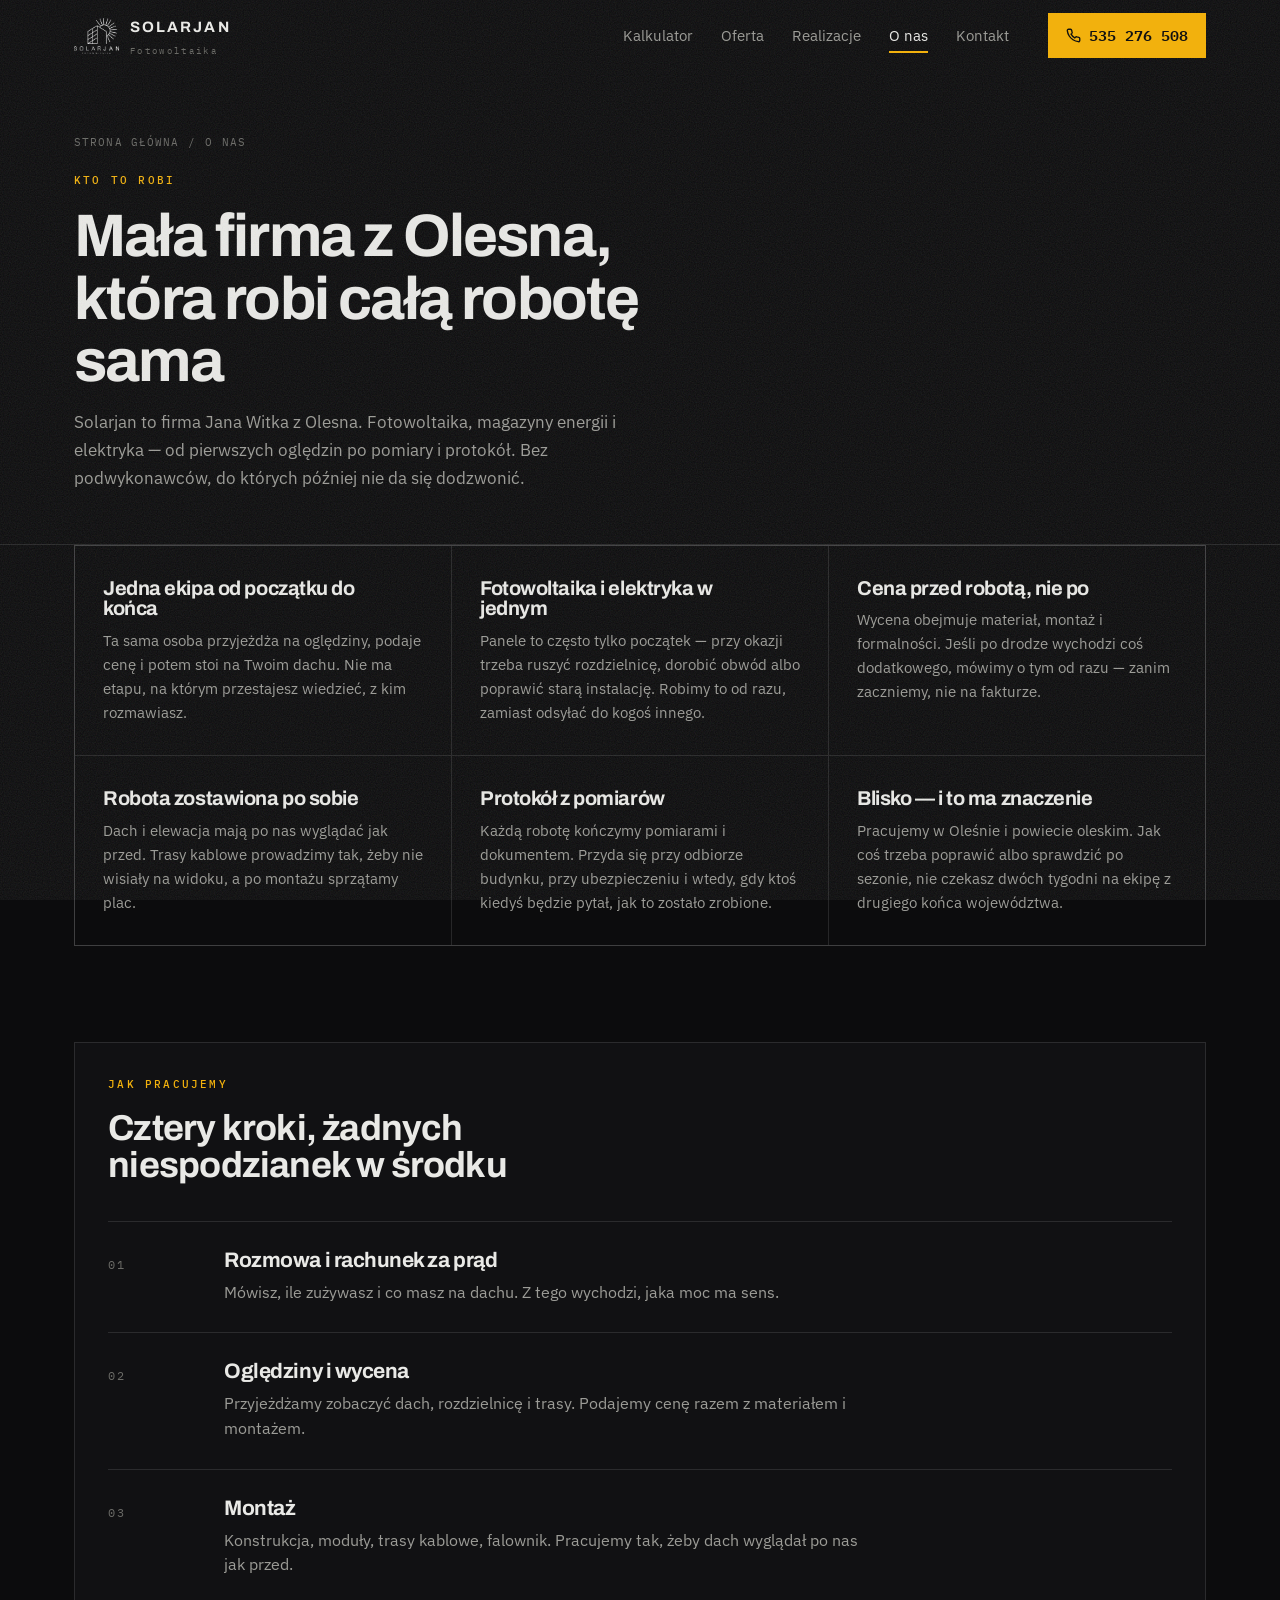
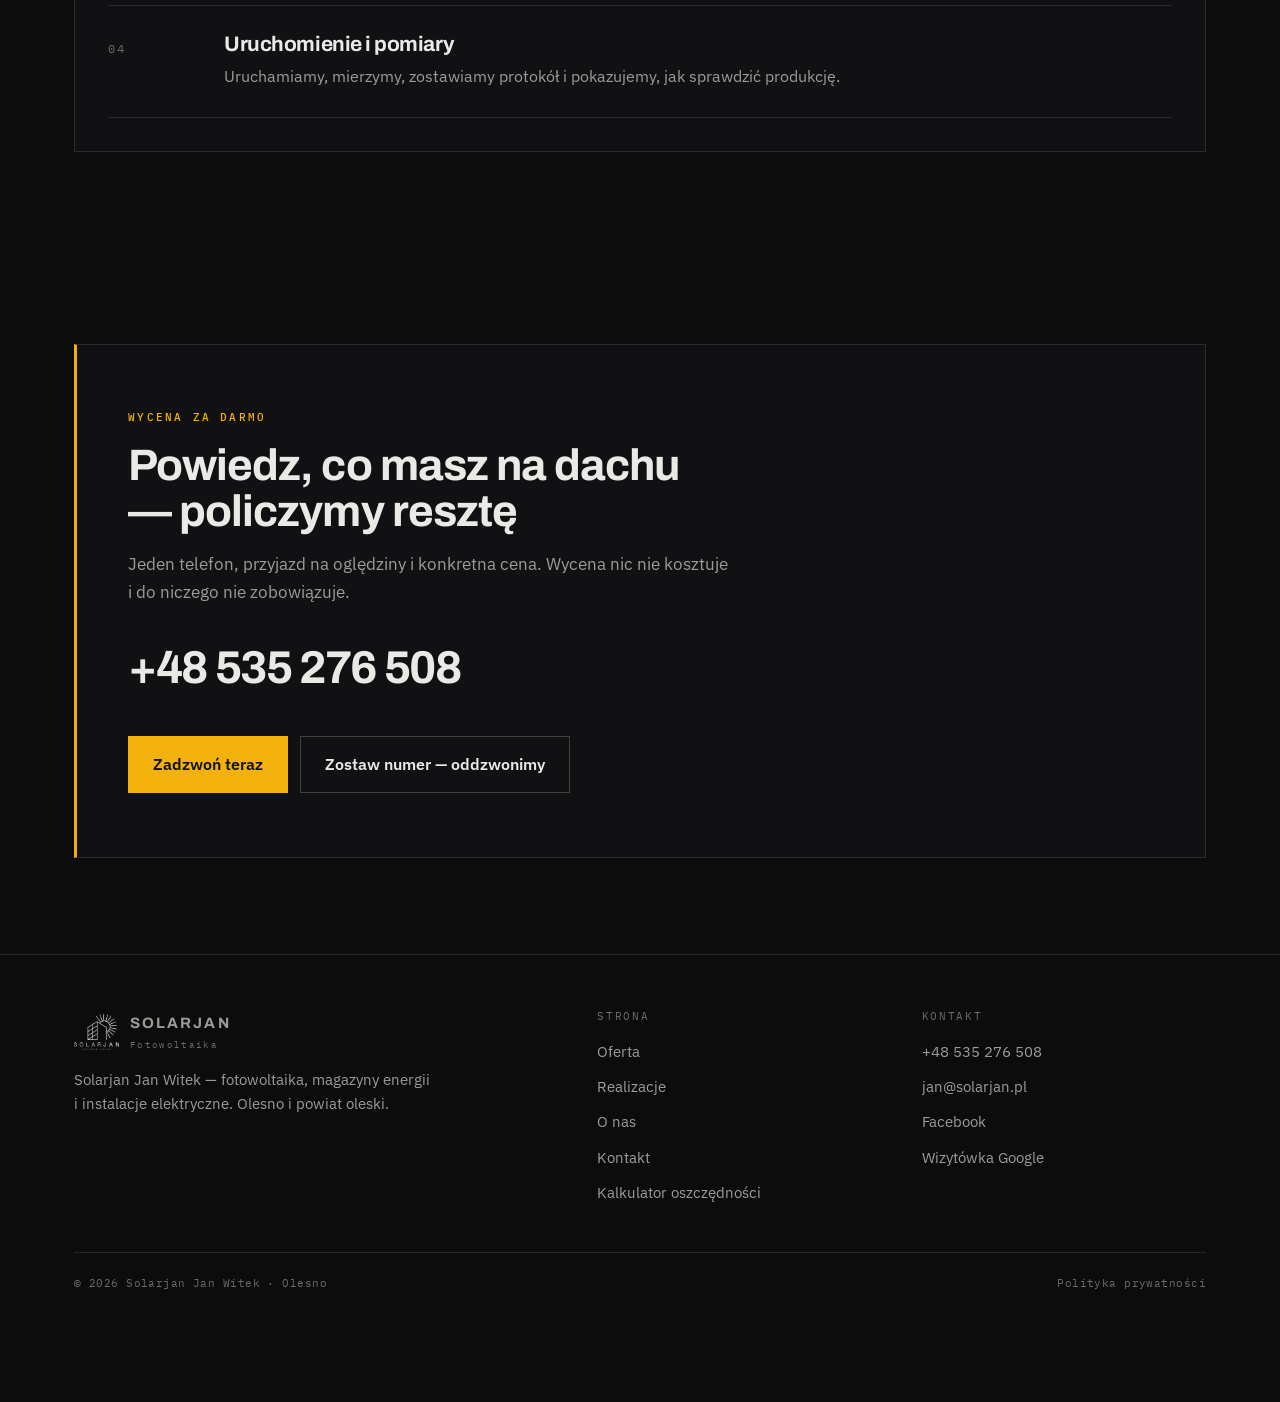
<file: o-nas.html>
<!DOCTYPE html>
<html lang="pl">
<head>
<meta charset="utf-8">
<meta name="viewport" content="width=device-width,initial-scale=1">
<title>O nas &mdash; Solarjan Jan Witek | Olesno</title>
<meta name="description" content="Solarjan Jan Witek - fotowoltaika i instalacje elektryczne z Olesna. Jak pracujemy, na czym sie znamy i czego mozesz od nas oczekiwac.">
<meta name="theme-color" content="#0C0C0D">
<link rel="icon" href="img/logo.png">
<link rel="preconnect" href="https://fonts.googleapis.com">
<link rel="preconnect" href="https://fonts.gstatic.com" crossorigin>
<link href="https://fonts.googleapis.com/css2?family=Archivo:wght@600;700&family=IBM+Plex+Mono:wght@400;500;600&family=IBM+Plex+Sans:wght@400;500;600&display=swap" rel="stylesheet">
<link rel="stylesheet" href="assets/styles.css">
<meta name="robots" content="noindex, nofollow">
</head>
<body>

<div class="grain" aria-hidden="true"></div>

<header class="nav">
  <div class="wrap">
    <a class="brand" href="index.html" aria-label="Solarjan Jan Witek - strona glowna">
      <img src="img/logo.png" alt="Solarjan" width="60" height="40">
      <span><b>Solarjan</b><small>Fotowoltaika</small></span>
    </a>
    <nav class="nav-links" id="menu">
      <a href="index.html#kalkulator">Kalkulator</a>
      <a href="oferta.html">Oferta</a>
      <a href="realizacje.html">Realizacje</a>
      <a href="o-nas.html" aria-current="page">O nas</a>
      <a href="kontakt.html">Kontakt</a>
    </nav>
    <a class="nav-tel" href="tel:+48535276508"><svg width="15" height="15" viewBox="0 0 24 24" fill="none" stroke="currentColor" stroke-width="2.2" stroke-linecap="round"><path d="M22 16.9v3a2 2 0 0 1-2.2 2 19.8 19.8 0 0 1-8.6-3.1 19.5 19.5 0 0 1-6-6A19.8 19.8 0 0 1 2.1 4.2 2 2 0 0 1 4.1 2h3a2 2 0 0 1 2 1.7c.1 1 .4 1.9.7 2.8a2 2 0 0 1-.4 2.1L8.1 9.9a16 16 0 0 0 6 6l1.3-1.3a2 2 0 0 1 2.1-.4c.9.3 1.8.6 2.8.7a2 2 0 0 1 1.7 2z"/></svg> 535 276 508</a>
    <button class="burger" aria-label="Menu" aria-expanded="false" aria-controls="menu"><span></span></button>
  </div>
</header>

<main>

<section class="phead">
  <div class="wrap">
    <div class="crumbs"><a href="index.html">Strona g&#322;&#243;wna</a> <span>/</span> <span>O nas</span></div>
    <span class="eyebrow">Kto to robi</span>
    <h1>Ma&#322;a firma z Olesna, kt&#243;ra robi ca&#322;&#261; robot&#281; sama</h1>
    <p class="lead">Solarjan to firma Jana Witka z Olesna. Fotowoltaika, magazyny energii i elektryka &mdash; od pierwszych ogl&#281;dzin po pomiary i protok&#243;&#322;. Bez podwykonawc&#243;w, do kt&#243;rych p&#243;&#378;niej nie da si&#281; dodzwoni&#263;.</p>
  </div>
</section>

<section style="padding-top:0">
  <div class="wrap">
    <div class="cards">
      <article class="card" data-rv="0">
        <h3>Jedna ekipa od pocz&#261;tku do ko&#324;ca</h3>
        <p>Ta sama osoba przyje&#380;d&#380;a na ogl&#281;dziny, podaje cen&#281; i potem stoi na Twoim dachu. Nie ma etapu, na kt&#243;rym przestajesz wiedzie&#263;, z kim rozmawiasz.</p>
      </article>
      <article class="card" data-rv="70">
        <h3>Fotowoltaika i elektryka w jednym</h3>
        <p>Panele to cz&#281;sto tylko pocz&#261;tek &mdash; przy okazji trzeba ruszy&#263; rozdzielnic&#281;, dorobi&#263; obw&#243;d albo poprawi&#263; star&#261; instalacj&#281;. Robimy to od razu, zamiast odsy&#322;a&#263; do kogo&#347; innego.</p>
      </article>
      <article class="card" data-rv="140">
        <h3>Cena przed robot&#261;, nie po</h3>
        <p>Wycena obejmuje materia&#322;, monta&#380; i formalno&#347;ci. Je&#347;li po drodze wychodzi co&#347; dodatkowego, m&#243;wimy o tym od razu &mdash; zanim zaczniemy, nie na fakturze.</p>
      </article>
      <article class="card" data-rv="0">
        <h3>Robota zostawiona po sobie</h3>
        <p>Dach i elewacja maj&#261; po nas wygl&#261;da&#263; jak przed. Trasy kablowe prowadzimy tak, &#380;eby nie wisia&#322;y na widoku, a po monta&#380;u sprz&#261;tamy plac.</p>
      </article>
      <article class="card" data-rv="70">
        <h3>Protok&#243;&#322; z pomiar&#243;w</h3>
        <p>Ka&#380;d&#261; robot&#281; ko&#324;czymy pomiarami i dokumentem. Przyda si&#281; przy odbiorze budynku, przy ubezpieczeniu i wtedy, gdy kto&#347; kiedy&#347; b&#281;dzie pyta&#322;, jak to zosta&#322;o zrobione.</p>
      </article>
      <article class="card" data-rv="140">
        <h3>Blisko &mdash; i to ma znaczenie</h3>
        <p>Pracujemy w Oleśnie i powiecie oleskim. Jak co&#347; trzeba poprawi&#263; albo sprawdzi&#263; po sezonie, nie czekasz dwóch tygodni na ekip&#281; z drugiego ko&#324;ca wojew&#243;dztwa.</p>
      </article>
    </div>
  </div>
</section>

<section style="padding-top:0">
  <div class="wrap">
    <div class="flow-card" data-rv="0">
      <span class="eyebrow">Jak pracujemy</span>
      <h2 class="h" style="font-size:clamp(24px,3vw,36px)">Cztery kroki, &#380;adnych niespodzianek w &#347;rodku</h2>
      <div class="steps" style="margin-top:36px">
        <div class="step lit"><div class="step-no">01</div><div><h3>Rozmowa i rachunek za pr&#261;d</h3><p>M&#243;wisz, ile zu&#380;ywasz i co masz na dachu. Z tego wychodzi, jaka moc ma sens.</p></div></div>
        <div class="step lit"><div class="step-no">02</div><div><h3>Ogl&#281;dziny i wycena</h3><p>Przyje&#380;d&#380;amy zobaczy&#263; dach, rozdzielnic&#281; i trasy. Podajemy cen&#281; razem z materia&#322;em i monta&#380;em.</p></div></div>
        <div class="step lit"><div class="step-no">03</div><div><h3>Monta&#380;</h3><p>Konstrukcja, modu&#322;y, trasy kablowe, falownik. Pracujemy tak, &#380;eby dach wygl&#261;da&#322; po nas jak przed.</p></div></div>
        <div class="step lit"><div class="step-no">04</div><div><h3>Uruchomienie i pomiary</h3><p>Uruchamiamy, mierzymy, zostawiamy protok&#243;&#322; i pokazujemy, jak sprawdzi&#263; produkcj&#281;.</p></div></div>
      </div>
    </div>
  </div>
</section>

<section>
  <div class="wrap">
    <div class="cta-final" data-rv="0">
      <span class="eyebrow" style="justify-content:center">Wycena za darmo</span>
      <h2>Powiedz, co masz na dachu &mdash; policzymy resztę</h2>
      <p class="lead">Jeden telefon, przyjazd na ogl&#281;dziny i konkretna cena. Wycena nic nie kosztuje i do niczego nie zobowi&#261;zuje.</p>
      <a class="cta-tel" href="tel:+48535276508">+48 535 276 508</a>
      <div class="cta-final-btns">
        <a class="btn btn--pri" href="tel:+48535276508">Zadzwo&#324; teraz</a>
        <a class="btn btn--ghost" href="kontakt.html">Zostaw numer &mdash; oddzwonimy</a>
      </div>
    </div>
  </div>
</section>

</main>

<footer>
  <div class="wrap">
    <div class="foot">
      <div>
        <a class="brand" href="index.html">
          <img src="img/logo.png" alt="Solarjan" width="60" height="40">
          <span><b>Solarjan</b><small>Fotowoltaika</small></span>
        </a>
        <p>Solarjan Jan Witek &mdash; fotowoltaika, magazyny energii i instalacje elektryczne. Olesno i powiat oleski.</p>
      </div>
      <div>
        <h4>Strona</h4>
        <ul>
          <li><a href="oferta.html">Oferta</a></li>
          <li><a href="realizacje.html">Realizacje</a></li>
          <li><a href="o-nas.html">O nas</a></li>
          <li><a href="kontakt.html">Kontakt</a></li>
          <li><a href="index.html#kalkulator">Kalkulator oszcz&#281;dno&#347;ci</a></li>
        </ul>
      </div>
      <div>
        <h4>Kontakt</h4>
        <ul>
          <li><a href="tel:+48535276508">+48 535 276 508</a></li>
          <li><a href="mailto:jan@solarjan.pl">jan@solarjan.pl</a></li>
          <li><a href="https://www.facebook.com/p/Solarjan-Jan-Witek-100083001147476/" target="_blank" rel="noopener">Facebook</a></li>
          <li><a href="https://www.google.com/maps/place/Solarjan+Jan+Witek/@50.8746862,18.414472,4638m/data=!3m1!1e3" target="_blank" rel="noopener">Wizyt&#243;wka Google</a></li>
        </ul>
      </div>
    </div>
    <div class="foot-btm">
      <span>&copy; <span class="year">2026</span> Solarjan Jan Witek &middot; Olesno</span>
      <span><a href="polityka-prywatnosci.html">Polityka prywatno&#347;ci</a></span>
    </div>
  </div>
</footer>

<div class="callbar">
  <a href="tel:+48535276508"><span class="btn btn--pri btn--block">Zadzwo&#324;</span></a>
  <a href="kontakt.html"><span class="btn btn--ghost btn--block">Napisz</span></a>
</div>

<script src="assets/main.js"></script>
</body>
</html>
</file>
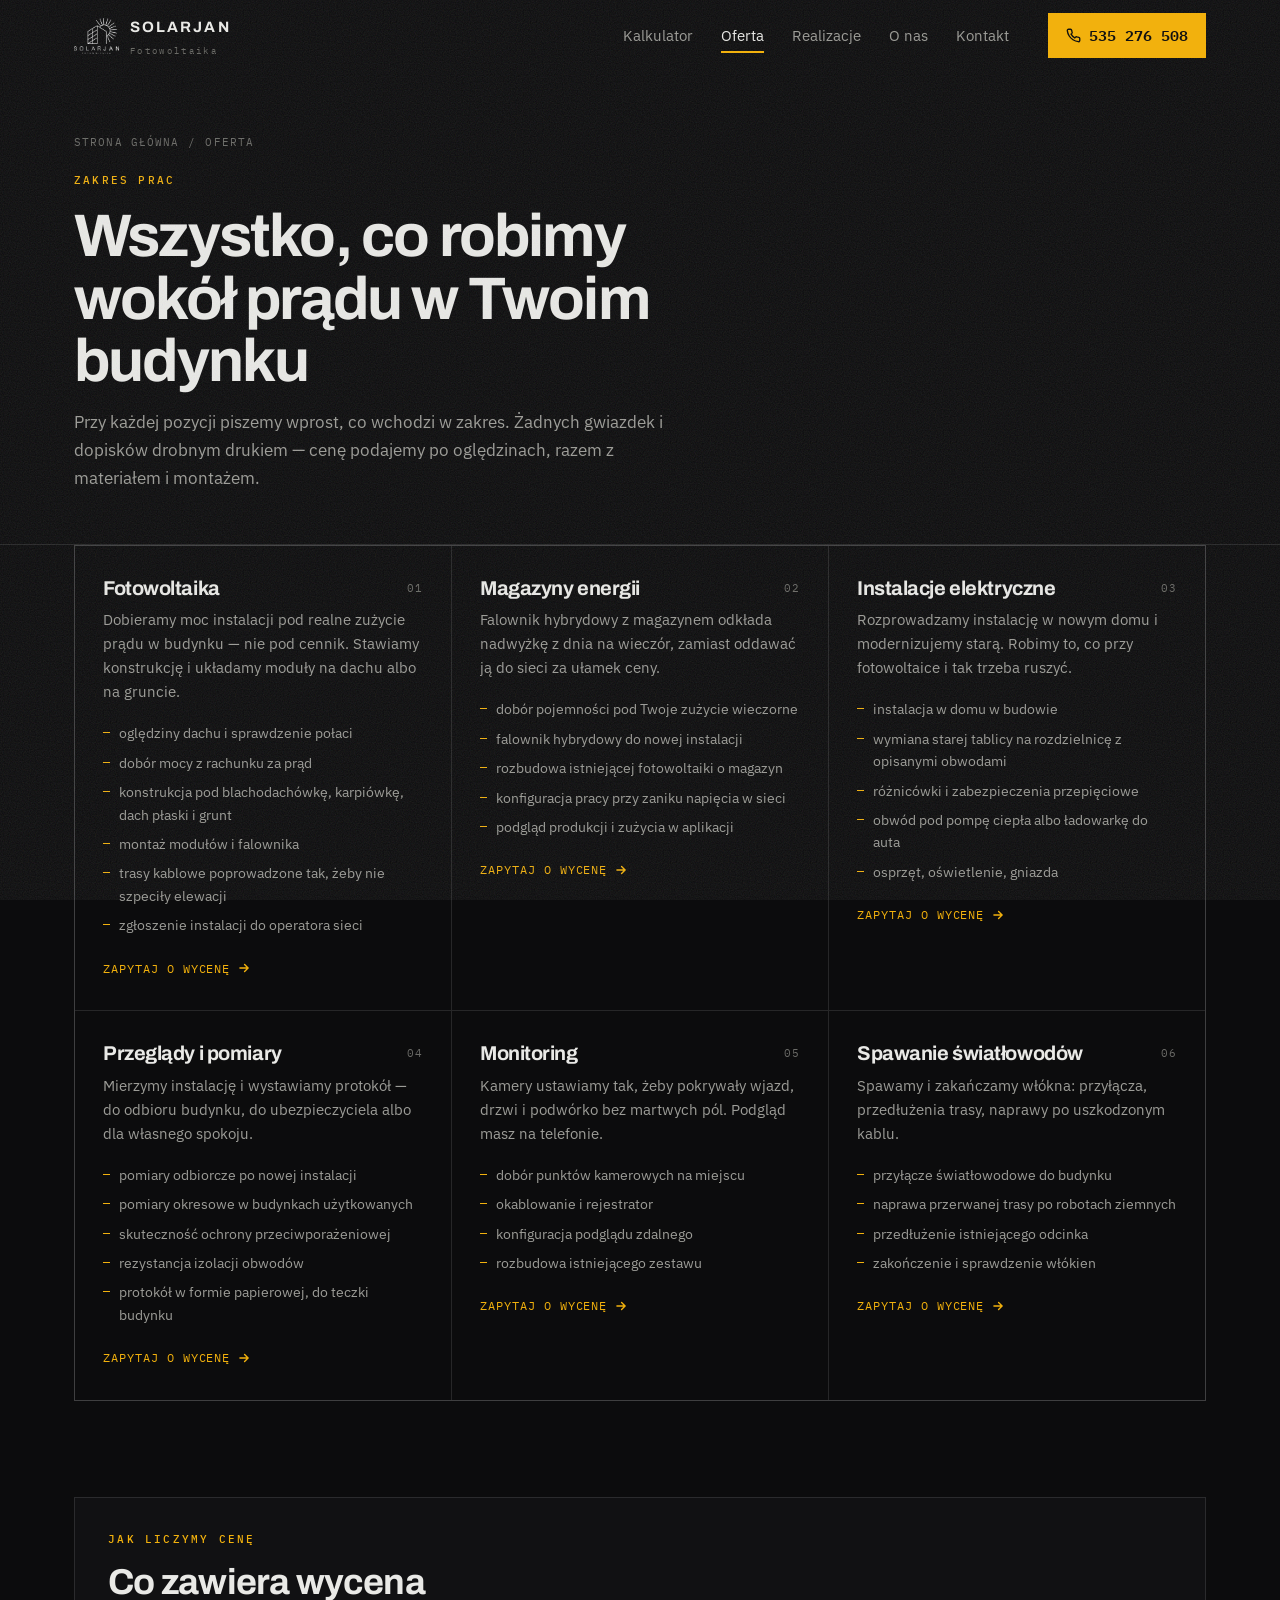
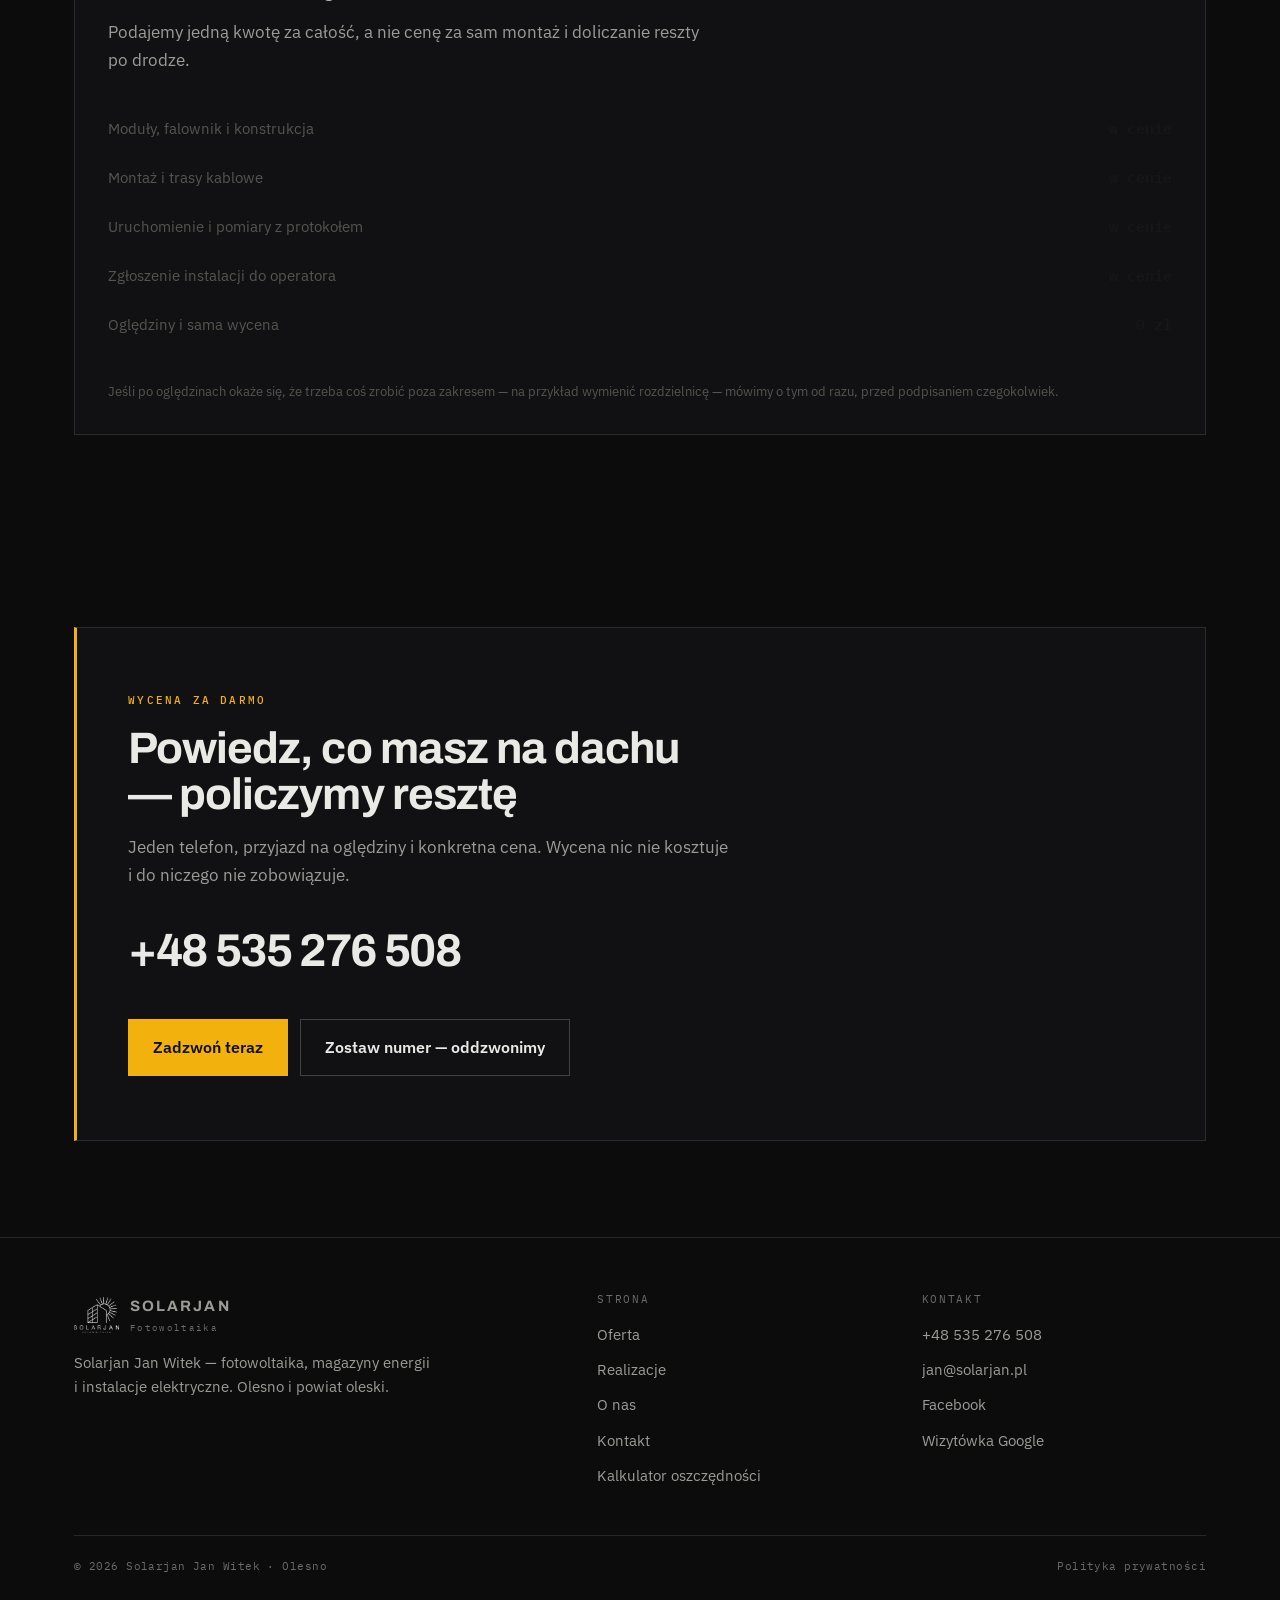
<file: oferta.html>
<!DOCTYPE html>
<html lang="pl">
<head>
<meta charset="utf-8">
<meta name="viewport" content="width=device-width,initial-scale=1">
<title>Oferta &mdash; fotowoltaika, magazyny energii, elektryka | Solarjan Olesno</title>
<meta name="description" content="Zakres prac: fotowoltaika na dachu i gruncie, magazyny energii, instalacje elektryczne, pomiary z protokolem, monitoring, spawanie swiatlowodow. Olesno i powiat oleski.">
<meta name="theme-color" content="#0C0C0D">
<link rel="icon" href="img/logo.png">
<link rel="preconnect" href="https://fonts.googleapis.com">
<link rel="preconnect" href="https://fonts.gstatic.com" crossorigin>
<link href="https://fonts.googleapis.com/css2?family=Archivo:wght@600;700&family=IBM+Plex+Mono:wght@400;500;600&family=IBM+Plex+Sans:wght@400;500;600&display=swap" rel="stylesheet">
<link rel="stylesheet" href="assets/styles.css">
<meta name="robots" content="noindex, nofollow">
</head>
<body>

<div class="grain" aria-hidden="true"></div>

<header class="nav">
  <div class="wrap">
    <a class="brand" href="index.html" aria-label="Solarjan Jan Witek - strona glowna">
      <img src="img/logo.png" alt="Solarjan" width="60" height="40">
      <span><b>Solarjan</b><small>Fotowoltaika</small></span>
    </a>
    <nav class="nav-links" id="menu">
      <a href="index.html#kalkulator">Kalkulator</a>
      <a href="oferta.html" aria-current="page">Oferta</a>
      <a href="realizacje.html">Realizacje</a>
      <a href="o-nas.html">O nas</a>
      <a href="kontakt.html">Kontakt</a>
    </nav>
    <a class="nav-tel" href="tel:+48535276508"><svg width="15" height="15" viewBox="0 0 24 24" fill="none" stroke="currentColor" stroke-width="2.2" stroke-linecap="round"><path d="M22 16.9v3a2 2 0 0 1-2.2 2 19.8 19.8 0 0 1-8.6-3.1 19.5 19.5 0 0 1-6-6A19.8 19.8 0 0 1 2.1 4.2 2 2 0 0 1 4.1 2h3a2 2 0 0 1 2 1.7c.1 1 .4 1.9.7 2.8a2 2 0 0 1-.4 2.1L8.1 9.9a16 16 0 0 0 6 6l1.3-1.3a2 2 0 0 1 2.1-.4c.9.3 1.8.6 2.8.7a2 2 0 0 1 1.7 2z"/></svg> 535 276 508</a>
    <button class="burger" aria-label="Menu" aria-expanded="false" aria-controls="menu"><span></span></button>
  </div>
</header>

<main>

<section class="phead">
  <div class="wrap">
    <div class="crumbs"><a href="index.html">Strona g&#322;&#243;wna</a> <span>/</span> <span>Oferta</span></div>
    <span class="eyebrow">Zakres prac</span>
    <h1>Wszystko, co robimy wok&#243;&#322; pr&#261;du w Twoim budynku</h1>
    <p class="lead">Przy ka&#380;dej pozycji piszemy wprost, co wchodzi w zakres. &#379;adnych gwiazdek i dopisk&#243;w drobnym drukiem &mdash; cen&#281; podajemy po ogl&#281;dzinach, razem z materia&#322;em i monta&#380;em.</p>
  </div>
</section>
<section style="padding-top:0"><div class="wrap"><div class="cards">
      <article class="card" id="fotowoltaika" data-no="01" data-rv="0" style="scroll-margin-top:110px">
        <h3>Fotowoltaika</h3>
        <p>Dobieramy moc instalacji pod realne zu&#380;ycie pr&#261;du w budynku &mdash; nie pod cennik. Stawiamy konstrukcj&#281; i uk&#322;adamy modu&#322;y na dachu albo na gruncie.</p>
        <ul><li>ogl&#281;dziny dachu i sprawdzenie po&#322;aci</li><li>dob&#243;r mocy z rachunku za pr&#261;d</li><li>konstrukcja pod blachodach&#243;wk&#281;, karpi&#243;wk&#281;, dach p&#322;aski i grunt</li><li>monta&#380; modu&#322;&#243;w i falownika</li><li>trasy kablowe poprowadzone tak, &#380;eby nie szpeci&#322;y elewacji</li><li>zg&#322;oszenie instalacji do operatora sieci</li></ul>
        
        <a class="card-link" href="tel:+48535276508">Zapytaj o wycen&#281; <svg width="14" height="14" viewBox="0 0 24 24" fill="none" stroke="currentColor" stroke-width="2.4" stroke-linecap="round"><path d="M5 12h14M13 6l6 6-6 6"/></svg></a>
      </article>

      <article class="card" id="magazyny" data-no="02" data-rv="0" style="scroll-margin-top:110px">
        <h3>Magazyny energii</h3>
        <p>Falownik hybrydowy z magazynem odk&#322;ada nadwy&#380;k&#281; z dnia na wiecz&#243;r, zamiast oddawa&#263; j&#261; do sieci za u&#322;amek ceny.</p>
        <ul><li>dob&#243;r pojemno&#347;ci pod Twoje zu&#380;ycie wieczorne</li><li>falownik hybrydowy do nowej instalacji</li><li>rozbudowa istniej&#261;cej fotowoltaiki o magazyn</li><li>konfiguracja pracy przy zaniku napi&#281;cia w sieci</li><li>podgl&#261;d produkcji i zu&#380;ycia w aplikacji</li></ul>
        
        <a class="card-link" href="tel:+48535276508">Zapytaj o wycen&#281; <svg width="14" height="14" viewBox="0 0 24 24" fill="none" stroke="currentColor" stroke-width="2.4" stroke-linecap="round"><path d="M5 12h14M13 6l6 6-6 6"/></svg></a>
      </article>

      <article class="card" id="elektryka" data-no="03" data-rv="0" style="scroll-margin-top:110px">
        <h3>Instalacje elektryczne</h3>
        <p>Rozprowadzamy instalacj&#281; w nowym domu i modernizujemy star&#261;. Robimy to, co przy fotowoltaice i tak trzeba ruszy&#263;.</p>
        <ul><li>instalacja w domu w budowie</li><li>wymiana starej tablicy na rozdzielnic&#281; z opisanymi obwodami</li><li>r&#243;&#380;nicówki i zabezpieczenia przepi&#281;ciowe</li><li>obw&#243;d pod pomp&#281; ciep&#322;a albo &#322;adowark&#281; do auta</li><li>osprz&#281;t, o&#347;wietlenie, gniazda</li></ul>
        
        <a class="card-link" href="tel:+48535276508">Zapytaj o wycen&#281; <svg width="14" height="14" viewBox="0 0 24 24" fill="none" stroke="currentColor" stroke-width="2.4" stroke-linecap="round"><path d="M5 12h14M13 6l6 6-6 6"/></svg></a>
      </article>

      <article class="card" id="pomiary" data-no="04" data-rv="0" style="scroll-margin-top:110px">
        <h3>Przegl&#261;dy i pomiary</h3>
        <p>Mierzymy instalacj&#281; i wystawiamy protok&#243;&#322; &mdash; do odbioru budynku, do ubezpieczyciela albo dla w&#322;asnego spokoju.</p>
        <ul><li>pomiary odbiorcze po nowej instalacji</li><li>pomiary okresowe w budynkach u&#380;ytkowanych</li><li>skuteczno&#347;&#263; ochrony przeciwpora&#380;eniowej</li><li>rezystancja izolacji obwod&#243;w</li><li>protok&#243;&#322; w formie papierowej, do teczki budynku</li></ul>
        
        <a class="card-link" href="tel:+48535276508">Zapytaj o wycen&#281; <svg width="14" height="14" viewBox="0 0 24 24" fill="none" stroke="currentColor" stroke-width="2.4" stroke-linecap="round"><path d="M5 12h14M13 6l6 6-6 6"/></svg></a>
      </article>

      <article class="card" id="monitoring" data-no="05" data-rv="0" style="scroll-margin-top:110px">
        <h3>Monitoring</h3>
        <p>Kamery ustawiamy tak, &#380;eby pokrywa&#322;y wjazd, drzwi i podw&#243;rko bez martwych p&#243;l. Podgl&#261;d masz na telefonie.</p>
        <ul><li>dob&#243;r punkt&#243;w kamerowych na miejscu</li><li>okablowanie i rejestrator</li><li>konfiguracja podgl&#261;du zdalnego</li><li>rozbudowa istniej&#261;cego zestawu</li></ul>
        
        <a class="card-link" href="tel:+48535276508">Zapytaj o wycen&#281; <svg width="14" height="14" viewBox="0 0 24 24" fill="none" stroke="currentColor" stroke-width="2.4" stroke-linecap="round"><path d="M5 12h14M13 6l6 6-6 6"/></svg></a>
      </article>

      <article class="card" id="swiatlowody" data-no="06" data-rv="0" style="scroll-margin-top:110px">
        <h3>Spawanie &#347;wiat&#322;owod&#243;w</h3>
        <p>Spawamy i zakańczamy w&#322;&#243;kna: przy&#322;&#261;cza, przed&#322;u&#380;enia trasy, naprawy po uszkodzonym kablu.</p>
        <ul><li>przy&#322;&#261;cze &#347;wiat&#322;owodowe do budynku</li><li>naprawa przerwanej trasy po robotach ziemnych</li><li>przed&#322;u&#380;enie istniej&#261;cego odcinka</li><li>zako&#324;czenie i sprawdzenie w&#322;&#243;kien</li></ul>
        
        <a class="card-link" href="tel:+48535276508">Zapytaj o wycen&#281; <svg width="14" height="14" viewBox="0 0 24 24" fill="none" stroke="currentColor" stroke-width="2.4" stroke-linecap="round"><path d="M5 12h14M13 6l6 6-6 6"/></svg></a>
      </article>
</div></div></section>
<section style="padding-top:0">
  <div class="wrap">
    <div class="flow-card" data-rv="0">
      <span class="eyebrow">Jak liczymy cen&#281;</span>
      <h2 class="h" style="font-size:clamp(24px,3vw,36px)">Co zawiera wycena</h2>
      <p class="lead">Podajemy jedn&#261; kwot&#281; za ca&#322;o&#347;&#263;, a nie cen&#281; za sam monta&#380; i doliczanie reszty po drodze.</p>
      <div class="calc-rows" style="margin-top:30px">
        <div><span>Modu&#322;y, falownik i konstrukcja</span><b>w cenie</b></div>
        <div><span>Monta&#380; i trasy kablowe</span><b>w cenie</b></div>
        <div><span>Uruchomienie i pomiary z protoko&#322;em</span><b>w cenie</b></div>
        <div><span>Zg&#322;oszenie instalacji do operatora</span><b>w cenie</b></div>
        <div><span>Ogl&#281;dziny i sama wycena</span><b>0 z&#322;</b></div>
      </div>
      <p class="calc-foot">Je&#347;li po ogl&#281;dzinach oka&#380;e si&#281;, &#380;e trzeba co&#347; zrobi&#263; poza zakresem &mdash; na przyk&#322;ad wymieni&#263; rozdzielnic&#281; &mdash; m&#243;wimy o tym od razu, przed podpisaniem czegokolwiek.</p>
    </div>
  </div>
</section>

<section>
  <div class="wrap">
    <div class="cta-final" data-rv="0">
      <span class="eyebrow" style="justify-content:center">Wycena za darmo</span>
      <h2>Powiedz, co masz na dachu &mdash; policzymy resztę</h2>
      <p class="lead">Jeden telefon, przyjazd na ogl&#281;dziny i konkretna cena. Wycena nic nie kosztuje i do niczego nie zobowi&#261;zuje.</p>
      <a class="cta-tel" href="tel:+48535276508">+48 535 276 508</a>
      <div class="cta-final-btns">
        <a class="btn btn--pri" href="tel:+48535276508">Zadzwo&#324; teraz</a>
        <a class="btn btn--ghost" href="kontakt.html">Zostaw numer &mdash; oddzwonimy</a>
      </div>
    </div>
  </div>
</section>

</main>

<footer>
  <div class="wrap">
    <div class="foot">
      <div>
        <a class="brand" href="index.html">
          <img src="img/logo.png" alt="Solarjan" width="60" height="40">
          <span><b>Solarjan</b><small>Fotowoltaika</small></span>
        </a>
        <p>Solarjan Jan Witek &mdash; fotowoltaika, magazyny energii i instalacje elektryczne. Olesno i powiat oleski.</p>
      </div>
      <div>
        <h4>Strona</h4>
        <ul>
          <li><a href="oferta.html">Oferta</a></li>
          <li><a href="realizacje.html">Realizacje</a></li>
          <li><a href="o-nas.html">O nas</a></li>
          <li><a href="kontakt.html">Kontakt</a></li>
          <li><a href="index.html#kalkulator">Kalkulator oszcz&#281;dno&#347;ci</a></li>
        </ul>
      </div>
      <div>
        <h4>Kontakt</h4>
        <ul>
          <li><a href="tel:+48535276508">+48 535 276 508</a></li>
          <li><a href="mailto:jan@solarjan.pl">jan@solarjan.pl</a></li>
          <li><a href="https://www.facebook.com/p/Solarjan-Jan-Witek-100083001147476/" target="_blank" rel="noopener">Facebook</a></li>
          <li><a href="https://www.google.com/maps/place/Solarjan+Jan+Witek/@50.8746862,18.414472,4638m/data=!3m1!1e3" target="_blank" rel="noopener">Wizyt&#243;wka Google</a></li>
        </ul>
      </div>
    </div>
    <div class="foot-btm">
      <span>&copy; <span class="year">2026</span> Solarjan Jan Witek &middot; Olesno</span>
      <span><a href="polityka-prywatnosci.html">Polityka prywatno&#347;ci</a></span>
    </div>
  </div>
</footer>

<div class="callbar">
  <a href="tel:+48535276508"><span class="btn btn--pri btn--block">Zadzwo&#324;</span></a>
  <a href="kontakt.html"><span class="btn btn--ghost btn--block">Napisz</span></a>
</div>

<script src="assets/main.js"></script>
</body>
</html>
</file>
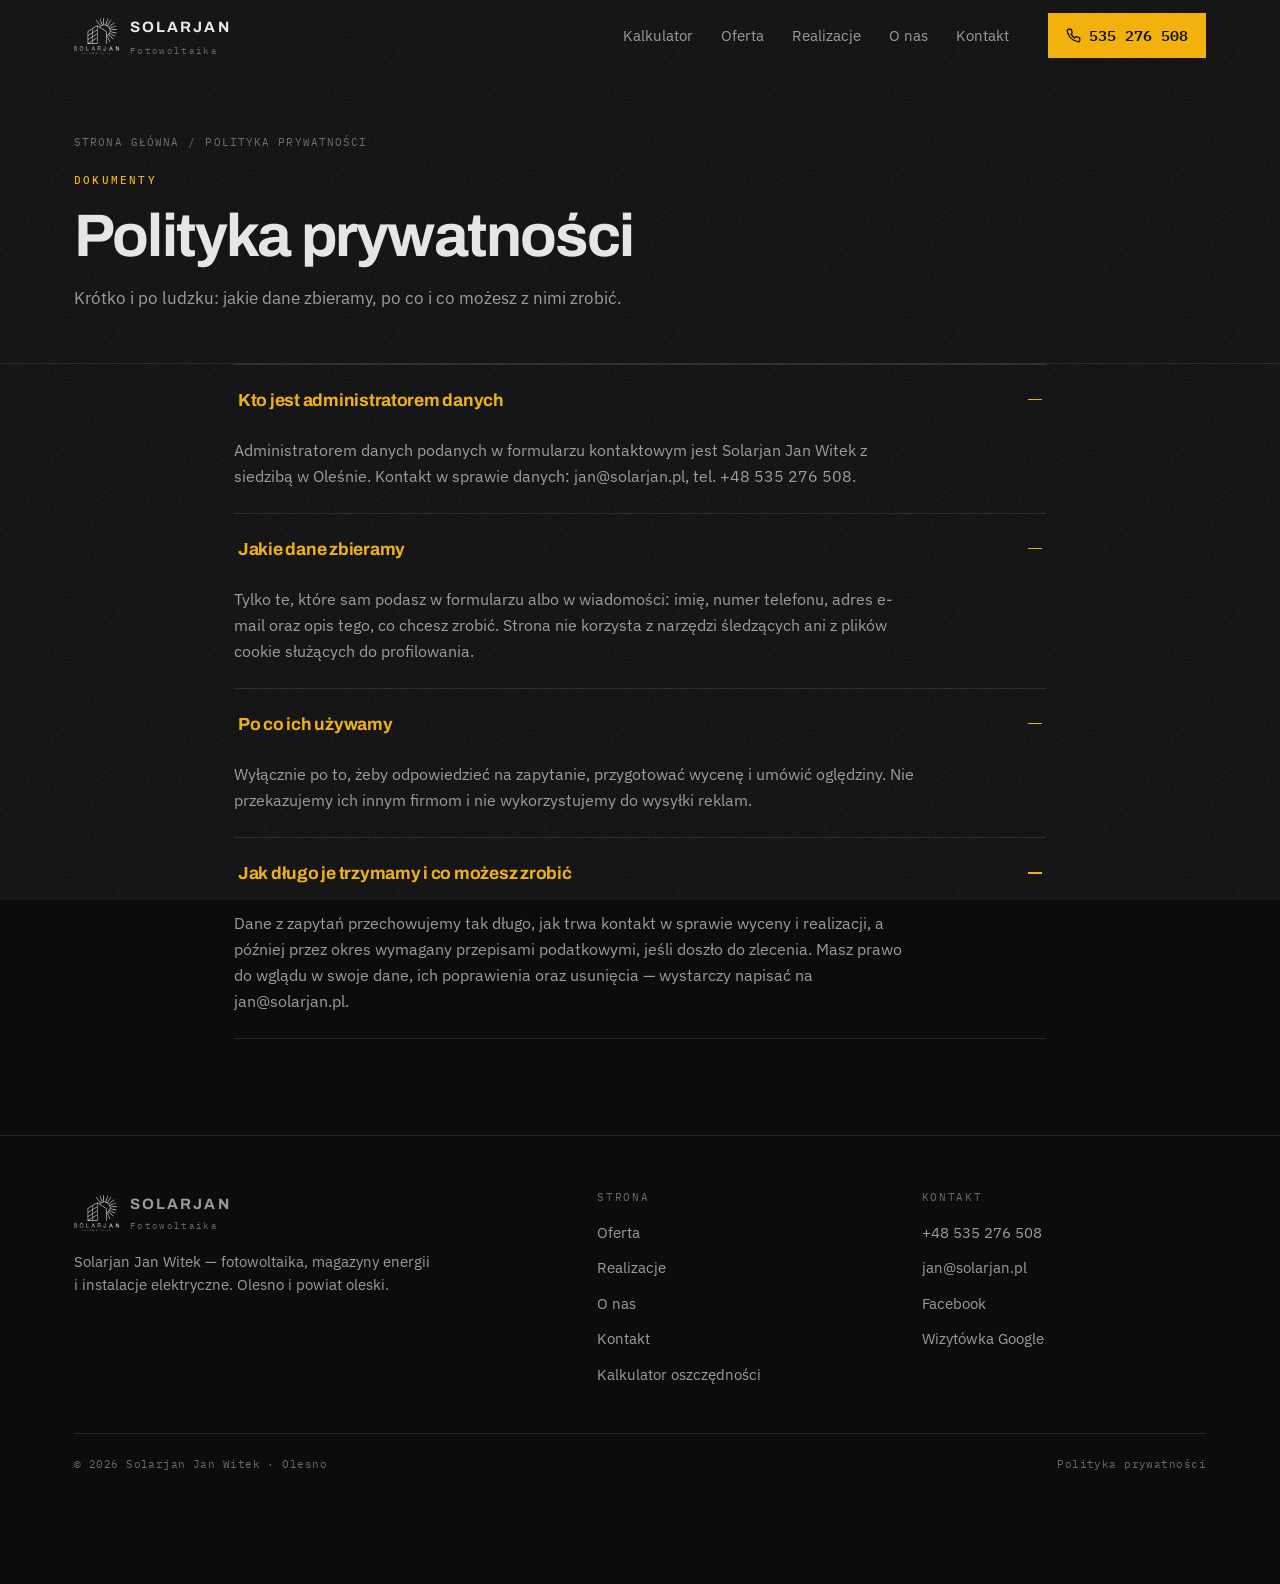
<file: polityka-prywatnosci.html>
<!DOCTYPE html>
<html lang="pl">
<head>
<meta charset="utf-8">
<meta name="viewport" content="width=device-width,initial-scale=1">
<title>Polityka prywatno&#347;ci | Solarjan Jan Witek</title>
<meta name="description" content="Polityka prywatnosci serwisu Solarjan Jan Witek.">
<meta name="theme-color" content="#0C0C0D">
<link rel="icon" href="img/logo.png">
<link rel="preconnect" href="https://fonts.googleapis.com">
<link rel="preconnect" href="https://fonts.gstatic.com" crossorigin>
<link href="https://fonts.googleapis.com/css2?family=Archivo:wght@600;700&family=IBM+Plex+Mono:wght@400;500;600&family=IBM+Plex+Sans:wght@400;500;600&display=swap" rel="stylesheet">
<link rel="stylesheet" href="assets/styles.css">
<meta name="robots" content="noindex, nofollow">
</head>
<body>

<div class="grain" aria-hidden="true"></div>

<header class="nav">
  <div class="wrap">
    <a class="brand" href="index.html" aria-label="Solarjan Jan Witek - strona glowna">
      <img src="img/logo.png" alt="Solarjan" width="60" height="40">
      <span><b>Solarjan</b><small>Fotowoltaika</small></span>
    </a>
    <nav class="nav-links" id="menu">
      <a href="index.html#kalkulator">Kalkulator</a>
      <a href="oferta.html">Oferta</a>
      <a href="realizacje.html">Realizacje</a>
      <a href="o-nas.html">O nas</a>
      <a href="kontakt.html">Kontakt</a>
    </nav>
    <a class="nav-tel" href="tel:+48535276508"><svg width="15" height="15" viewBox="0 0 24 24" fill="none" stroke="currentColor" stroke-width="2.2" stroke-linecap="round"><path d="M22 16.9v3a2 2 0 0 1-2.2 2 19.8 19.8 0 0 1-8.6-3.1 19.5 19.5 0 0 1-6-6A19.8 19.8 0 0 1 2.1 4.2 2 2 0 0 1 4.1 2h3a2 2 0 0 1 2 1.7c.1 1 .4 1.9.7 2.8a2 2 0 0 1-.4 2.1L8.1 9.9a16 16 0 0 0 6 6l1.3-1.3a2 2 0 0 1 2.1-.4c.9.3 1.8.6 2.8.7a2 2 0 0 1 1.7 2z"/></svg> 535 276 508</a>
    <button class="burger" aria-label="Menu" aria-expanded="false" aria-controls="menu"><span></span></button>
  </div>
</header>

<main>

<section class="phead">
  <div class="wrap">
    <div class="crumbs"><a href="index.html">Strona g&#322;&#243;wna</a> <span>/</span> <span>Polityka prywatno&#347;ci</span></div>
    <span class="eyebrow">Dokumenty</span>
    <h1>Polityka prywatno&#347;ci</h1>
    <p class="lead">Kr&#243;tko i po ludzku: jakie dane zbieramy, po co i co mo&#380;esz z nimi zrobi&#263;.</p>
  </div>
</section>

<section style="padding-top:0">
  <div class="wrap" style="max-width:860px">
    <div class="faq">
      <div class="q open"><button class="q-head" type="button" aria-expanded="true">Kto jest administratorem danych<i></i></button>
        <div class="q-body" style="max-height:none"><p>Administratorem danych podanych w formularzu kontaktowym jest Solarjan Jan Witek z siedzib&#261; w Ole&#347;nie. Kontakt w sprawie danych: jan@solarjan.pl, tel. +48 535 276 508.</p></div></div>
      <div class="q open"><button class="q-head" type="button" aria-expanded="true">Jakie dane zbieramy<i></i></button>
        <div class="q-body" style="max-height:none"><p>Tylko te, kt&#243;re sam podasz w formularzu albo w wiadomo&#347;ci: imi&#281;, numer telefonu, adres e-mail oraz opis tego, co chcesz zrobi&#263;. Strona nie korzysta z narz&#281;dzi &#347;ledz&#261;cych ani z plik&#243;w cookie s&#322;u&#380;&#261;cych do profilowania.</p></div></div>
      <div class="q open"><button class="q-head" type="button" aria-expanded="true">Po co ich u&#380;ywamy<i></i></button>
        <div class="q-body" style="max-height:none"><p>Wy&#322;&#261;cznie po to, &#380;eby odpowiedzie&#263; na zapytanie, przygotowa&#263; wycen&#281; i um&#243;wi&#263; ogl&#281;dziny. Nie przekazujemy ich innym firmom i nie wykorzystujemy do wysy&#322;ki reklam.</p></div></div>
      <div class="q open"><button class="q-head" type="button" aria-expanded="true">Jak d&#322;ugo je trzymamy i co mo&#380;esz zrobi&#263;<i></i></button>
        <div class="q-body" style="max-height:none"><p>Dane z zapyta&#324; przechowujemy tak d&#322;ugo, jak trwa kontakt w sprawie wyceny i realizacji, a p&#243;&#378;niej przez okres wymagany przepisami podatkowymi, je&#347;li dosz&#322;o do zlecenia. Masz prawo do wgl&#261;du w swoje dane, ich poprawienia oraz usuni&#281;cia &mdash; wystarczy napisa&#263; na jan@solarjan.pl.</p></div></div>
    </div>
  </div>
</section>

</main>

<footer>
  <div class="wrap">
    <div class="foot">
      <div>
        <a class="brand" href="index.html">
          <img src="img/logo.png" alt="Solarjan" width="60" height="40">
          <span><b>Solarjan</b><small>Fotowoltaika</small></span>
        </a>
        <p>Solarjan Jan Witek &mdash; fotowoltaika, magazyny energii i instalacje elektryczne. Olesno i powiat oleski.</p>
      </div>
      <div>
        <h4>Strona</h4>
        <ul>
          <li><a href="oferta.html">Oferta</a></li>
          <li><a href="realizacje.html">Realizacje</a></li>
          <li><a href="o-nas.html">O nas</a></li>
          <li><a href="kontakt.html">Kontakt</a></li>
          <li><a href="index.html#kalkulator">Kalkulator oszcz&#281;dno&#347;ci</a></li>
        </ul>
      </div>
      <div>
        <h4>Kontakt</h4>
        <ul>
          <li><a href="tel:+48535276508">+48 535 276 508</a></li>
          <li><a href="mailto:jan@solarjan.pl">jan@solarjan.pl</a></li>
          <li><a href="https://www.facebook.com/p/Solarjan-Jan-Witek-100083001147476/" target="_blank" rel="noopener">Facebook</a></li>
          <li><a href="https://www.google.com/maps/place/Solarjan+Jan+Witek/@50.8746862,18.414472,4638m/data=!3m1!1e3" target="_blank" rel="noopener">Wizyt&#243;wka Google</a></li>
        </ul>
      </div>
    </div>
    <div class="foot-btm">
      <span>&copy; <span class="year">2026</span> Solarjan Jan Witek &middot; Olesno</span>
      <span><a href="polityka-prywatnosci.html">Polityka prywatno&#347;ci</a></span>
    </div>
  </div>
</footer>

<div class="callbar">
  <a href="tel:+48535276508"><span class="btn btn--pri btn--block">Zadzwo&#324;</span></a>
  <a href="kontakt.html"><span class="btn btn--ghost btn--block">Napisz</span></a>
</div>

<script src="assets/main.js"></script>
</body>
</html>
</file>
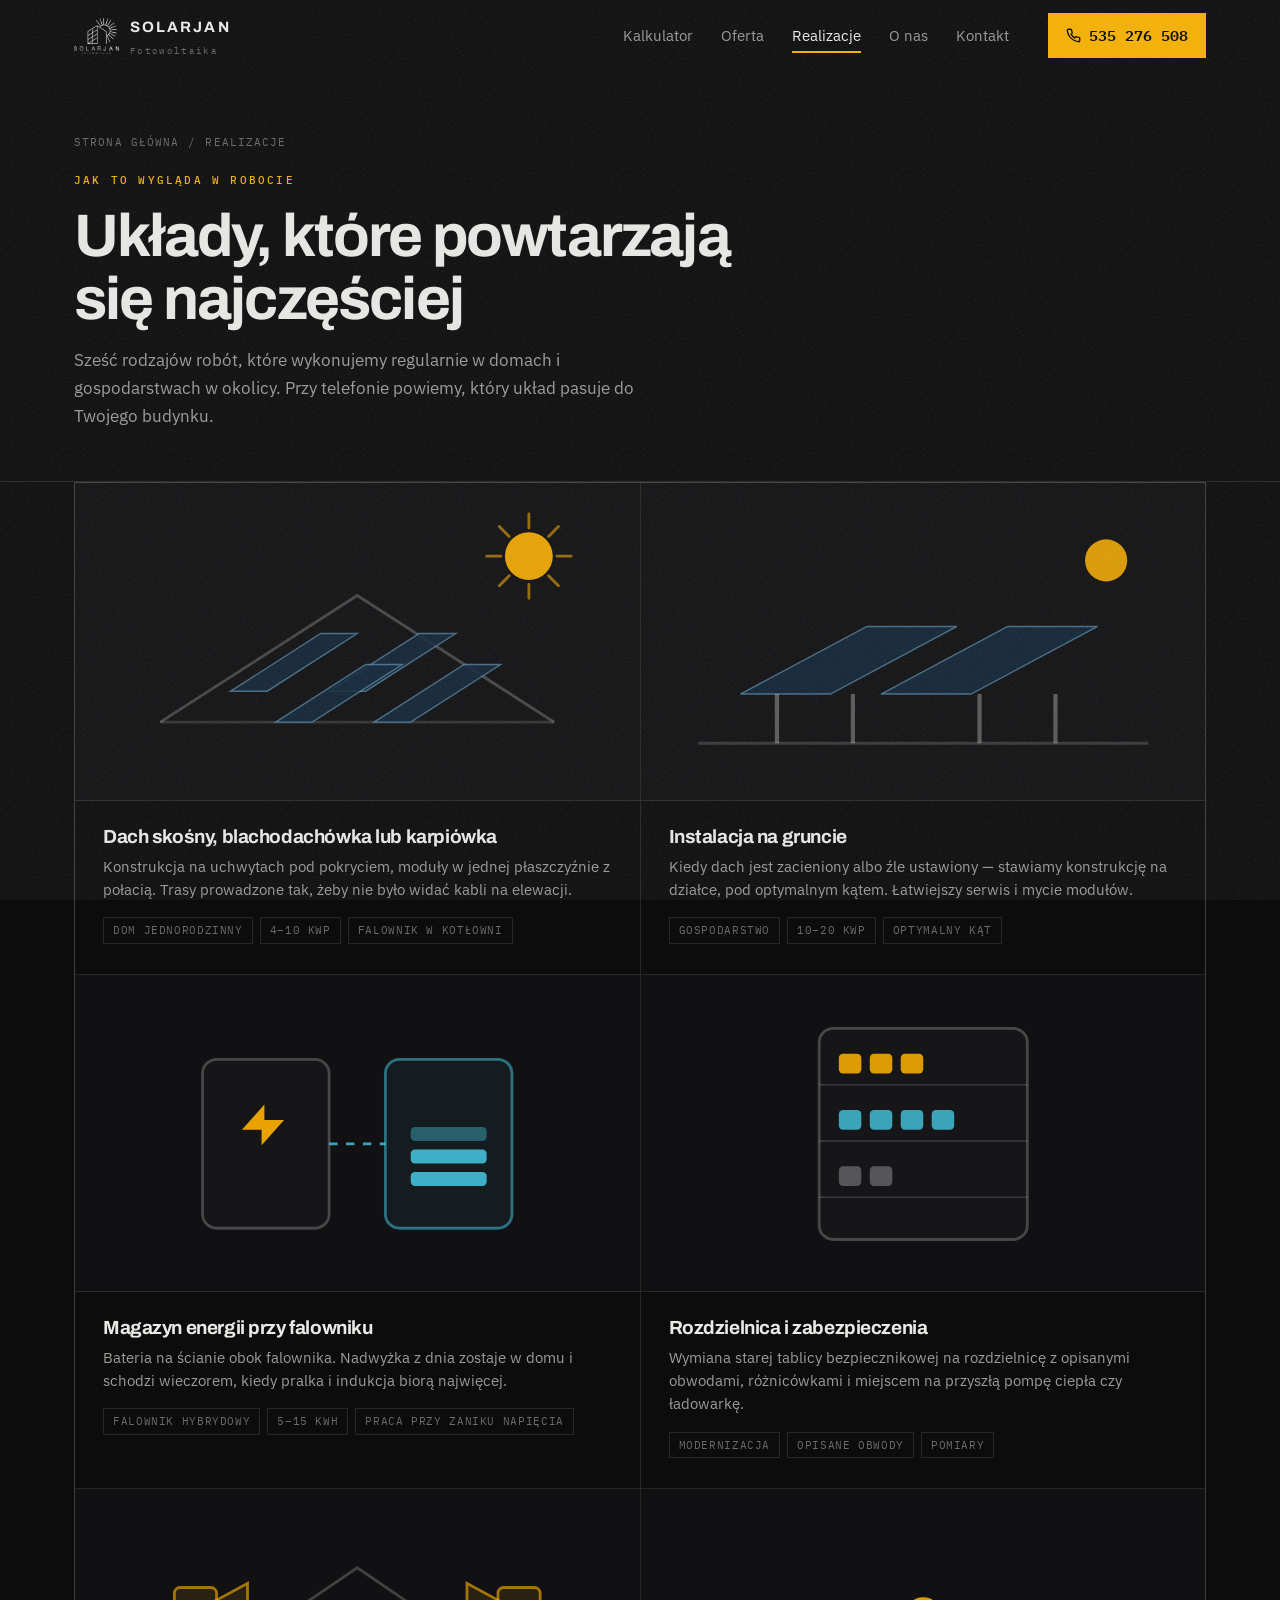
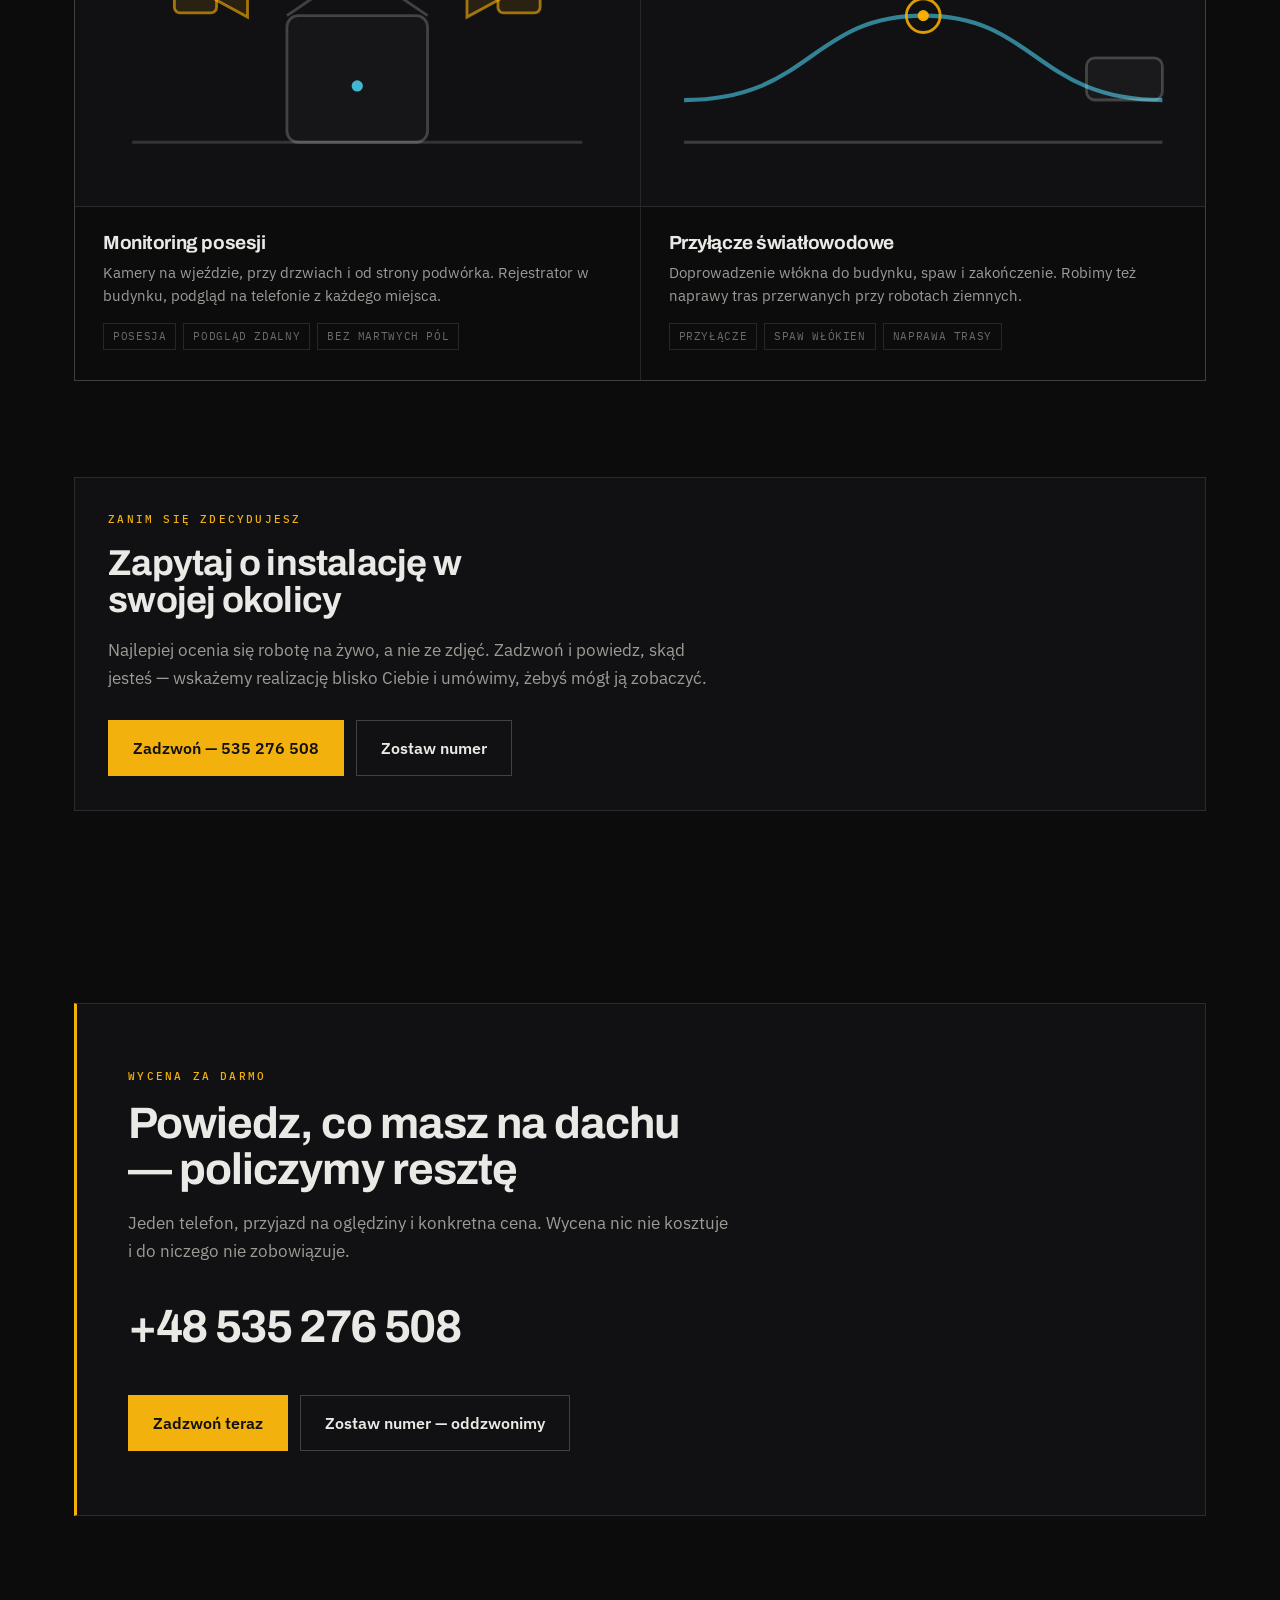
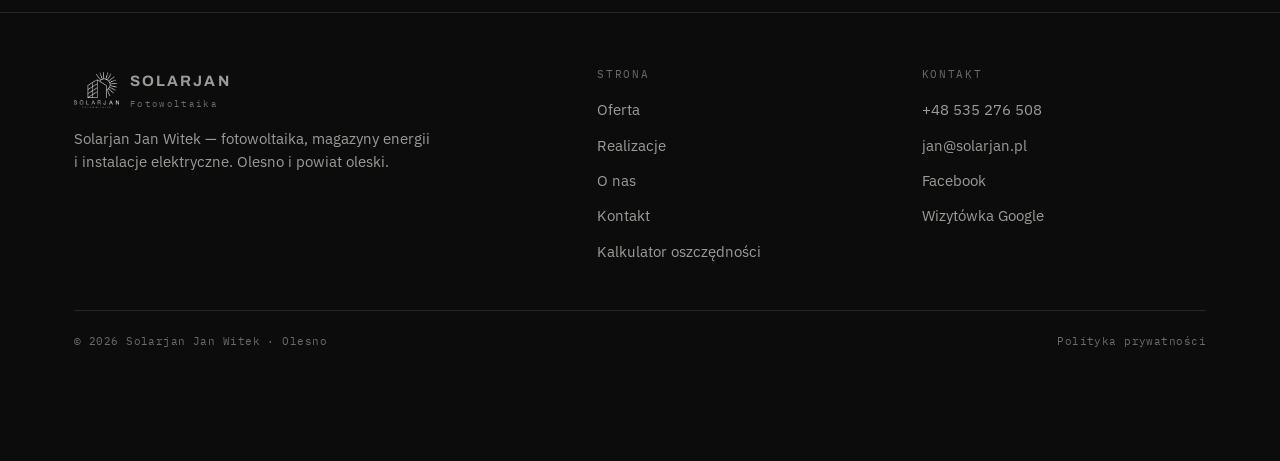
<file: realizacje.html>
<!DOCTYPE html>
<html lang="pl">
<head>
<meta charset="utf-8">
<meta name="viewport" content="width=device-width,initial-scale=1">
<title>Realizacje &mdash; rodzaje instalacji | Solarjan Jan Witek, Olesno</title>
<meta name="description" content="Rodzaje instalacji, ktore stawiamy w Olesnie i powiecie oleskim: dach skosny, grunt, magazyn energii, rozdzielnica, monitoring, swiatlowod.">
<meta name="theme-color" content="#0C0C0D">
<link rel="icon" href="img/logo.png">
<link rel="preconnect" href="https://fonts.googleapis.com">
<link rel="preconnect" href="https://fonts.gstatic.com" crossorigin>
<link href="https://fonts.googleapis.com/css2?family=Archivo:wght@600;700&family=IBM+Plex+Mono:wght@400;500;600&family=IBM+Plex+Sans:wght@400;500;600&display=swap" rel="stylesheet">
<link rel="stylesheet" href="assets/styles.css">
<meta name="robots" content="noindex, nofollow">
</head>
<body>

<div class="grain" aria-hidden="true"></div>

<header class="nav">
  <div class="wrap">
    <a class="brand" href="index.html" aria-label="Solarjan Jan Witek - strona glowna">
      <img src="img/logo.png" alt="Solarjan" width="60" height="40">
      <span><b>Solarjan</b><small>Fotowoltaika</small></span>
    </a>
    <nav class="nav-links" id="menu">
      <a href="index.html#kalkulator">Kalkulator</a>
      <a href="oferta.html">Oferta</a>
      <a href="realizacje.html" aria-current="page">Realizacje</a>
      <a href="o-nas.html">O nas</a>
      <a href="kontakt.html">Kontakt</a>
    </nav>
    <a class="nav-tel" href="tel:+48535276508"><svg width="15" height="15" viewBox="0 0 24 24" fill="none" stroke="currentColor" stroke-width="2.2" stroke-linecap="round"><path d="M22 16.9v3a2 2 0 0 1-2.2 2 19.8 19.8 0 0 1-8.6-3.1 19.5 19.5 0 0 1-6-6A19.8 19.8 0 0 1 2.1 4.2 2 2 0 0 1 4.1 2h3a2 2 0 0 1 2 1.7c.1 1 .4 1.9.7 2.8a2 2 0 0 1-.4 2.1L8.1 9.9a16 16 0 0 0 6 6l1.3-1.3a2 2 0 0 1 2.1-.4c.9.3 1.8.6 2.8.7a2 2 0 0 1 1.7 2z"/></svg> 535 276 508</a>
    <button class="burger" aria-label="Menu" aria-expanded="false" aria-controls="menu"><span></span></button>
  </div>
</header>

<main>

<section class="phead">
  <div class="wrap">
    <div class="crumbs"><a href="index.html">Strona g&#322;&#243;wna</a> <span>/</span> <span>Realizacje</span></div>
    <span class="eyebrow">Jak to wygl&#261;da w robocie</span>
    <h1>Uk&#322;ady, kt&#243;re powtarzaj&#261; si&#281; najcz&#281;&#347;ciej</h1>
    <p class="lead">Sze&#347;&#263; rodzaj&#243;w robót, kt&#243;re wykonujemy regularnie w domach i gospodarstwach w okolicy. Przy telefonie powiemy, kt&#243;ry uk&#322;ad pasuje do Twojego budynku.</p>
  </div>
</section>
<section style="padding-top:0"><div class="wrap"><div class="works">
      <article class="work" data-rv="0">
        <div class="work-art"><svg viewBox="0 0 400 225" fill="none" aria-hidden="true"><path d="M60 170 L200 80 L340 170" stroke="rgba(255,255,255,.22)" stroke-width="2"/>
        <path d="M60 170 H340" stroke="rgba(255,255,255,.14)" stroke-width="2"/>
        <g stroke="rgba(120,190,230,.5)" fill="rgba(19,41,60,.85)">
          <path d="M110 148 l64 -41 26 0 -64 41z"/><path d="M180 148 l64 -41 26 0 -64 41z"/>
          <path d="M142 170 l64 -41 26 0 -64 41z"/><path d="M212 170 l64 -41 26 0 -64 41z"/></g>
        <circle cx="322" cy="52" r="17" fill="rgba(255,179,2,.9)"/>
        <g stroke="rgba(255,179,2,.55)" stroke-width="2" stroke-linecap="round">
          <path d="M322 22 v10M322 72 v10M292 52 h10M342 52 h10M301 31 l7 7M336 66 l7 7M343 31 l-7 7M308 66 l-7 7"/></g></svg></div>
        <div class="work-txt">
          <h3>Dach sko&#347;ny, blachodach&#243;wka lub karpi&#243;wka</h3>
          <p>Konstrukcja na uchwytach pod pokryciem, modu&#322;y w jednej p&#322;aszczy&#378;nie z po&#322;aci&#261;. Trasy prowadzone tak, &#380;eby nie by&#322;o wida&#263; kabli na elewacji.</p>
          <div class="tagrow"><span class="tag">dom jednorodzinny</span><span class="tag">4&ndash;10 kWp</span><span class="tag">falownik w kot&#322;owni</span></div>
        </div>
      </article>

      <article class="work" data-rv="70">
        <div class="work-art"><svg viewBox="0 0 400 225" fill="none" aria-hidden="true"><path d="M40 185 H360" stroke="rgba(255,255,255,.16)" stroke-width="2"/>
        <g stroke="rgba(120,190,230,.5)" fill="rgba(19,41,60,.85)">
          <path d="M70 150 l90 -48 h64 l-90 48z"/><path d="M170 150 l90 -48 h64 l-90 48z"/></g>
        <path d="M96 150 v35M150 150 v35M240 150 v35M294 150 v35" stroke="rgba(255,255,255,.3)" stroke-width="3"/>
        <circle cx="330" cy="55" r="15" fill="rgba(255,179,2,.85)"/></svg></div>
        <div class="work-txt">
          <h3>Instalacja na gruncie</h3>
          <p>Kiedy dach jest zacieniony albo &#378;le ustawiony &mdash; stawiamy konstrukcj&#281; na dzia&#322;ce, pod optymalnym k&#261;tem. &#321;atwiejszy serwis i mycie modu&#322;&#243;w.</p>
          <div class="tagrow"><span class="tag">gospodarstwo</span><span class="tag">10&ndash;20 kWp</span><span class="tag">optymalny k&#261;t</span></div>
        </div>
      </article>

      <article class="work" data-rv="0">
        <div class="work-art"><svg viewBox="0 0 400 225" fill="none" aria-hidden="true"><rect x="90" y="60" width="90" height="120" rx="10" stroke="rgba(255,255,255,.22)" stroke-width="2" fill="rgba(255,255,255,.02)"/>
        <rect x="220" y="60" width="90" height="120" rx="10" stroke="rgba(77,225,255,.45)" stroke-width="2" fill="rgba(77,225,255,.05)"/>
        <path d="M118 110 l16 -18 v11 h14 l-16 18 v-11z" fill="rgba(255,179,2,.9)"/>
        <g fill="rgba(77,225,255,.75)"><rect x="238" y="140" width="54" height="10" rx="3"/><rect x="238" y="124" width="54" height="10" rx="3"/><rect x="238" y="108" width="54" height="10" rx="3" opacity=".45"/></g>
        <path d="M180 120 H220" stroke="rgba(77,225,255,.7)" stroke-width="2" stroke-dasharray="6 6"/></svg></div>
        <div class="work-txt">
          <h3>Magazyn energii przy falowniku</h3>
          <p>Bateria na &#347;cianie obok falownika. Nadwy&#380;ka z dnia zostaje w domu i schodzi wieczorem, kiedy pralka i indukcja bior&#261; najwi&#281;cej.</p>
          <div class="tagrow"><span class="tag">falownik hybrydowy</span><span class="tag">5&ndash;15 kWh</span><span class="tag">praca przy zaniku napi&#281;cia</span></div>
        </div>
      </article>

      <article class="work" data-rv="70">
        <div class="work-art"><svg viewBox="0 0 400 225" fill="none" aria-hidden="true"><rect x="126" y="38" width="148" height="150" rx="10" stroke="rgba(255,255,255,.22)" stroke-width="2" fill="rgba(255,255,255,.02)"/>
        <g stroke="rgba(255,255,255,.16)"><path d="M126 78 H274M126 118 H274M126 158 H274"/></g>
        <g fill="rgba(255,179,2,.85)"><rect x="140" y="56" width="16" height="14" rx="3"/><rect x="162" y="56" width="16" height="14" rx="3"/><rect x="184" y="56" width="16" height="14" rx="3"/></g>
        <g fill="rgba(77,225,255,.7)"><rect x="140" y="96" width="16" height="14" rx="3"/><rect x="162" y="96" width="16" height="14" rx="3"/><rect x="184" y="96" width="16" height="14" rx="3"/><rect x="206" y="96" width="16" height="14" rx="3"/></g>
        <g fill="rgba(255,255,255,.28)"><rect x="140" y="136" width="16" height="14" rx="3"/><rect x="162" y="136" width="16" height="14" rx="3"/></g></svg></div>
        <div class="work-txt">
          <h3>Rozdzielnica i zabezpieczenia</h3>
          <p>Wymiana starej tablicy bezpiecznikowej na rozdzielnic&#281; z opisanymi obwodami, r&#243;&#380;nic&#243;wkami i miejscem na przysz&#322;&#261; pomp&#281; ciep&#322;a czy &#322;adowark&#281;.</p>
          <div class="tagrow"><span class="tag">modernizacja</span><span class="tag">opisane obwody</span><span class="tag">pomiary</span></div>
        </div>
      </article>

      <article class="work" data-rv="0">
        <div class="work-art"><svg viewBox="0 0 400 225" fill="none" aria-hidden="true"><path d="M40 180 H360" stroke="rgba(255,255,255,.14)" stroke-width="2"/>
        <rect x="150" y="90" width="100" height="90" rx="8" stroke="rgba(255,255,255,.2)" stroke-width="2" fill="rgba(255,255,255,.02)"/>
        <path d="M150 90 l50 -34 50 34" stroke="rgba(255,255,255,.2)" stroke-width="2" fill="none"/>
        <g stroke="rgba(255,179,2,.6)" stroke-width="2" fill="rgba(255,179,2,.1)">
          <rect x="70" y="70" width="30" height="18" rx="4"/><path d="M100 79 l22 -12 v24z"/>
          <rect x="300" y="70" width="30" height="18" rx="4"/><path d="M300 79 l-22 -12 v24z"/></g>
        <circle cx="200" cy="140" r="4" fill="rgba(77,225,255,.8)"/></svg></div>
        <div class="work-txt">
          <h3>Monitoring posesji</h3>
          <p>Kamery na wje&#378;dzie, przy drzwiach i od strony podw&#243;rka. Rejestrator w budynku, podgl&#261;d na telefonie z ka&#380;dego miejsca.</p>
          <div class="tagrow"><span class="tag">posesja</span><span class="tag">podgl&#261;d zdalny</span><span class="tag">bez martwych p&#243;l</span></div>
        </div>
      </article>

      <article class="work" data-rv="70">
        <div class="work-art"><svg viewBox="0 0 400 225" fill="none" aria-hidden="true"><path d="M30 150 C 120 150 120 90 200 90 C 280 90 280 150 370 150" stroke="rgba(77,225,255,.55)" stroke-width="3" fill="none"/>
        <circle cx="200" cy="90" r="12" fill="none" stroke="rgba(255,179,2,.85)" stroke-width="2"/>
        <circle cx="200" cy="90" r="4" fill="rgba(255,179,2,.95)"/>
        <g stroke="rgba(255,255,255,.18)" stroke-width="2"><path d="M30 180 H370"/></g>
        <rect x="316" y="120" width="54" height="30" rx="6" fill="rgba(255,255,255,.04)" stroke="rgba(255,255,255,.2)" stroke-width="2"/></svg></div>
        <div class="work-txt">
          <h3>Przy&#322;&#261;cze &#347;wiat&#322;owodowe</h3>
          <p>Doprowadzenie w&#322;&#243;kna do budynku, spaw i zako&#324;czenie. Robimy te&#380; naprawy tras przerwanych przy robotach ziemnych.</p>
          <div class="tagrow"><span class="tag">przy&#322;&#261;cze</span><span class="tag">spaw w&#322;&#243;kien</span><span class="tag">naprawa trasy</span></div>
        </div>
      </article>
</div></div></section>
<section style="padding-top:0">
  <div class="wrap">
    <div class="flow-card" data-rv="0">
      <span class="eyebrow">Zanim si&#281; zdecydujesz</span>
      <h2 class="h" style="font-size:clamp(24px,3vw,36px)">Zapytaj o instalacj&#281; w swojej okolicy</h2>
      <p class="lead">Najlepiej ocenia si&#281; robot&#281; na &#380;ywo, a nie ze zdj&#281;&#263;. Zadzwo&#324; i powiedz, sk&#261;d jeste&#347; &mdash; wska&#380;emy realizacj&#281; blisko Ciebie i umówimy, &#380;eby&#347; móg&#322; j&#261; zobaczy&#263;.</p>
      <div class="hero-cta" style="margin-top:28px">
        <a class="btn btn--pri" href="tel:+48535276508">Zadzwo&#324; &mdash; 535 276 508</a>
        <a class="btn btn--ghost" href="kontakt.html">Zostaw numer</a>
      </div>
    </div>
  </div>
</section>

<section>
  <div class="wrap">
    <div class="cta-final" data-rv="0">
      <span class="eyebrow" style="justify-content:center">Wycena za darmo</span>
      <h2>Powiedz, co masz na dachu &mdash; policzymy resztę</h2>
      <p class="lead">Jeden telefon, przyjazd na ogl&#281;dziny i konkretna cena. Wycena nic nie kosztuje i do niczego nie zobowi&#261;zuje.</p>
      <a class="cta-tel" href="tel:+48535276508">+48 535 276 508</a>
      <div class="cta-final-btns">
        <a class="btn btn--pri" href="tel:+48535276508">Zadzwo&#324; teraz</a>
        <a class="btn btn--ghost" href="kontakt.html">Zostaw numer &mdash; oddzwonimy</a>
      </div>
    </div>
  </div>
</section>

</main>

<footer>
  <div class="wrap">
    <div class="foot">
      <div>
        <a class="brand" href="index.html">
          <img src="img/logo.png" alt="Solarjan" width="60" height="40">
          <span><b>Solarjan</b><small>Fotowoltaika</small></span>
        </a>
        <p>Solarjan Jan Witek &mdash; fotowoltaika, magazyny energii i instalacje elektryczne. Olesno i powiat oleski.</p>
      </div>
      <div>
        <h4>Strona</h4>
        <ul>
          <li><a href="oferta.html">Oferta</a></li>
          <li><a href="realizacje.html">Realizacje</a></li>
          <li><a href="o-nas.html">O nas</a></li>
          <li><a href="kontakt.html">Kontakt</a></li>
          <li><a href="index.html#kalkulator">Kalkulator oszcz&#281;dno&#347;ci</a></li>
        </ul>
      </div>
      <div>
        <h4>Kontakt</h4>
        <ul>
          <li><a href="tel:+48535276508">+48 535 276 508</a></li>
          <li><a href="mailto:jan@solarjan.pl">jan@solarjan.pl</a></li>
          <li><a href="https://www.facebook.com/p/Solarjan-Jan-Witek-100083001147476/" target="_blank" rel="noopener">Facebook</a></li>
          <li><a href="https://www.google.com/maps/place/Solarjan+Jan+Witek/@50.8746862,18.414472,4638m/data=!3m1!1e3" target="_blank" rel="noopener">Wizyt&#243;wka Google</a></li>
        </ul>
      </div>
    </div>
    <div class="foot-btm">
      <span>&copy; <span class="year">2026</span> Solarjan Jan Witek &middot; Olesno</span>
      <span><a href="polityka-prywatnosci.html">Polityka prywatno&#347;ci</a></span>
    </div>
  </div>
</footer>

<div class="callbar">
  <a href="tel:+48535276508"><span class="btn btn--pri btn--block">Zadzwo&#324;</span></a>
  <a href="kontakt.html"><span class="btn btn--ghost btn--block">Napisz</span></a>
</div>

<script src="assets/main.js"></script>
</body>
</html>
</file>
<file: assets/styles.css>
/* ==========================================================================
   SOLARJAN JAN WITEK — Olesno
   Warsztatowo, nie neonowo: antracyt + żółć ze sprzętu elektrycznego + papier.
   Archivo (nagłówki) · IBM Plex Sans (tekst) · IBM Plex Mono (dane)
   ========================================================================== */

:root{
  --ink:#0C0C0D;
  --ink-2:#111113;
  --panel:#161618;
  --line:rgba(255,255,255,.11);
  --line-2:rgba(255,255,255,.20);

  --paper:#EFEDE8;
  --paper-2:#E3E0D9;
  --paper-line:rgba(20,20,20,.14);
  --paper-txt:#17171A;
  --paper-txt-2:#55554F;

  --yellow:#F2B10D;
  --yellow-deep:#A87706;

  --txt:#E9E9E6;
  --txt-2:#9C9C97;
  --txt-3:#6B6B67;

  --maxw:1180px;
  --nav-h:72px;
  --ease:cubic-bezier(.2,.7,.3,1);
}

*,*::before,*::after{box-sizing:border-box}
html{-webkit-text-size-adjust:100%;overflow-x:hidden;scroll-behavior:smooth}
body{
  margin:0;background:var(--ink);color:var(--txt);
  font-family:'IBM Plex Sans',system-ui,-apple-system,'Segoe UI',Roboto,Arial,sans-serif;
  font-size:16.5px;line-height:1.6;
  -webkit-font-smoothing:antialiased;
}
body.is-loading{overflow:hidden;height:100vh}
img{max-width:100%;display:block}
a{color:inherit;text-decoration:none}
button{font:inherit;color:inherit;background:none;border:0;cursor:pointer}
h1,h2,h3,h4{font-family:'Archivo',Impact,system-ui,sans-serif;font-weight:700;line-height:1.04;letter-spacing:-.022em;margin:0}
p{margin:0}
::selection{background:var(--yellow);color:#111}

.wrap{width:100%;max-width:var(--maxw);margin-inline:auto;padding-inline:24px}
.sr{position:absolute;width:1px;height:1px;overflow:hidden;clip:rect(0 0 0 0);white-space:nowrap}
.mono{font-family:'IBM Plex Mono',ui-monospace,monospace}

/* ziarno — całość ma wyglądać na wydrukowaną, nie wyrenderowaną */
.grain{
  position:fixed;inset:0;z-index:400;pointer-events:none;opacity:.28;
  background-image:url("data:image/svg+xml,%3Csvg xmlns='http://www.w3.org/2000/svg' width='140' height='140'%3E%3Cfilter id='n'%3E%3CfeTurbulence type='fractalNoise' baseFrequency='.85' numOctaves='3'/%3E%3C/filter%3E%3Crect width='140' height='140' filter='url(%23n)' opacity='.4'/%3E%3C/svg%3E");
}

/* ==========================================================================
   PRELOADER — logo zapala się jak instalacja po uruchomieniu
   ========================================================================== */
#preloader{
  position:fixed;inset:0;z-index:9999;background:var(--ink);
  display:grid;place-items:center;
  transition:opacity .55s var(--ease),visibility .55s;
}
#preloader.done{opacity:0;visibility:hidden}
.pl{display:grid;justify-items:center;gap:30px;width:min(340px,78vw)}
.pl-rays{display:none}
.pl-logo{position:relative;width:184px;height:150px}
.pl-logo i{
  position:absolute;inset:0;display:block;
  -webkit-mask:url("../img/logo.png") center/contain no-repeat;
          mask:url("../img/logo.png") center/contain no-repeat;
}
.pl-logo .base{background:rgba(255,255,255,.13)}
.pl-logo .fill{
  background:var(--txt);
  clip-path:inset(calc(100% - var(--p,0%)) 0 0 0);
  transition:clip-path .3s linear;
}
.pl-bar{width:100%;height:1px;background:rgba(255,255,255,.13);position:relative}
.pl-bar b{position:absolute;inset:0 auto 0 0;width:var(--p,0%);background:var(--yellow);transition:width .3s linear}
.pl-meta{display:flex;justify-content:space-between;width:100%;font-family:'IBM Plex Mono',monospace;
  font-size:10.5px;letter-spacing:.16em;text-transform:uppercase;color:var(--txt-3)}
.pl-meta span:last-child{color:var(--txt-2)}
.pl-flash{display:none}

/* ==========================================================================
   NAV
   ========================================================================== */
.nav{position:fixed;top:0;left:0;right:0;z-index:900;height:var(--nav-h);display:flex;align-items:center;
  border-bottom:1px solid transparent;transition:background .3s,border-color .3s}
.nav.stuck{background:rgba(12,12,13,.94);border-bottom-color:var(--line)}
.nav .wrap{display:flex;align-items:center;gap:26px}
.brand{display:flex;align-items:center;gap:11px;margin-right:auto}
.brand img{height:36px;width:auto;filter:invert(1)}
.brand b{font-family:'Archivo',sans-serif;font-size:15px;letter-spacing:.14em;text-transform:uppercase;font-weight:700;line-height:1}
.brand small{display:block;font-family:'IBM Plex Mono',monospace;font-size:9px;letter-spacing:.26em;color:var(--txt-3);margin-top:4px}
.nav-links{display:flex;gap:2px;align-items:center}
.nav-links a{padding:8px 13px;font-size:14.5px;color:var(--txt-2);transition:color .2s;position:relative}
.nav-links a:hover,.nav-links a[aria-current]{color:var(--txt)}
.nav-links a[aria-current]::after{content:'';position:absolute;left:13px;right:13px;bottom:2px;height:2px;background:var(--yellow)}
.nav-tel{display:inline-flex;align-items:center;gap:8px;padding:11px 18px;
  background:var(--yellow);color:#111;font-weight:600;font-size:14.5px;
  font-family:'IBM Plex Mono',monospace;transition:background .2s}
.nav-tel:hover{background:#fff}
.burger{display:none;width:42px;height:42px;border:1px solid var(--line);place-items:center}
.burger span{display:block;width:17px;height:1.5px;background:var(--txt);position:relative}
.burger span::before,.burger span::after{content:'';position:absolute;left:0;width:17px;height:1.5px;background:var(--txt);transition:transform .25s,top .25s}
.burger span::before{top:-5px}
.burger span::after{top:5px}
body.menu-open .burger span{background:transparent}
body.menu-open .burger span::before{top:0;transform:rotate(45deg)}
body.menu-open .burger span::after{top:0;transform:rotate(-45deg)}

/* ==========================================================================
   PRZYCISKI — kanciaste, bez poświat
   ========================================================================== */
.btn{display:inline-flex;align-items:center;justify-content:center;gap:9px;
  padding:15px 24px;font-weight:600;font-size:15.5px;border:1px solid transparent;
  transition:background .2s,color .2s,border-color .2s}
.btn--pri{background:var(--yellow);color:#111}
.btn--pri:hover{background:#fff}
.btn--ghost{border-color:var(--line-2);color:var(--txt)}
.btn--ghost:hover{border-color:var(--txt);background:rgba(255,255,255,.05)}
.btn--block{width:100%}
.on-paper .btn--ghost{border-color:rgba(20,20,20,.28);color:var(--paper-txt)}
.on-paper .btn--ghost:hover{background:rgba(20,20,20,.06);border-color:var(--paper-txt)}

/* ==========================================================================
   SEKCJE
   ========================================================================== */
section{position:relative;padding:clamp(66px,7.5vw,112px) 0}
.eyebrow{display:block;font-family:'IBM Plex Mono',monospace;font-size:11px;font-weight:500;letter-spacing:.2em;
  text-transform:uppercase;color:var(--yellow);margin-bottom:16px}
.on-paper .eyebrow{color:var(--yellow-deep)}
h2.h{font-size:clamp(29px,4vw,47px);max-width:20ch}
.lead{color:var(--txt-2);font-size:17px;max-width:60ch;margin-top:16px;line-height:1.65}
.on-paper .lead{color:var(--paper-txt-2)}
.sec-head{margin-bottom:clamp(36px,4.4vw,58px)}
.sec-head.center{text-align:center}
.sec-head.center h2.h,.sec-head.center .lead{margin-inline:auto}

.on-paper{background:var(--paper);color:var(--paper-txt)}
.on-paper h2,.on-paper h3,.on-paper h4{color:var(--paper-txt)}

/* ==========================================================================
   HERO
   ========================================================================== */
.hero{padding-top:calc(var(--nav-h) + 56px);padding-bottom:0;overflow:hidden;border-bottom:1px solid var(--line)}
.hero .wrap{display:grid;grid-template-columns:minmax(0,1.06fr) minmax(0,.94fr);gap:50px;align-items:center}
.hero .wrap>*{min-width:0}
.hero-badge{display:inline-flex;align-items:center;gap:9px;font-family:'IBM Plex Mono',monospace;
  font-size:11.5px;letter-spacing:.1em;text-transform:uppercase;color:var(--txt-2);margin-bottom:22px;
  padding-left:14px;border-left:2px solid var(--yellow)}
.hero-badge i{display:none}
.hero h1{font-size:clamp(40px,6vw,78px);letter-spacing:-.032em;line-height:.98}
.hero h1 em{font-style:normal;color:var(--yellow)}
.hero-sub{color:var(--txt-2);font-size:17.5px;max-width:48ch;margin-top:22px;line-height:1.62}
.hero-cta{display:flex;gap:12px;flex-wrap:wrap;margin-top:32px}
.hero-facts{display:grid;grid-template-columns:repeat(4,1fr);margin-top:46px;border-top:1px solid var(--line)}
.hero-facts div{padding:18px 14px 26px 0;min-width:0}
.hero-facts b{display:block;font-family:'Archivo',sans-serif;font-size:clamp(17px,1.7vw,21px);letter-spacing:-.02em}
.hero-facts span{display:block;font-size:13px;color:var(--txt-3);line-height:1.45;margin-top:5px}

/* dach — bryła, nie efekt */
.scene{position:relative;aspect-ratio:1/1.02;width:100%;display:grid;place-items:center;perspective:1500px}
.scene-sun{position:absolute;top:9%;right:13%;width:92px;height:92px;border-radius:50%;background:var(--yellow)}
.scene-ring{position:absolute;width:84%;aspect-ratio:1;border-radius:50%;border:1px solid rgba(255,255,255,.07)}
.scene-ring.r2{width:60%}
.roof{position:relative;width:76%;transform-style:preserve-3d;
  transform:rotateX(56deg) rotateZ(-36deg);
  animation:roofIn 1.1s var(--ease) .2s both}
@keyframes roofIn{from{opacity:0;transform:rotateX(66deg) rotateZ(-36deg) translateY(40px)}to{opacity:1;transform:rotateX(56deg) rotateZ(-36deg)}}
.roof-grid{display:grid;grid-template-columns:repeat(4,1fr);gap:8px}
.panel{aspect-ratio:1/1.62;position:relative;overflow:hidden;
  background:#1A2733;border:1px solid rgba(210,220,230,.22);
  opacity:0;animation:panelIn .5s var(--ease) forwards}
.panel::before{content:'';position:absolute;inset:0;
  background-image:linear-gradient(rgba(200,215,228,.14) 1px,transparent 1px),linear-gradient(90deg,rgba(200,215,228,.14) 1px,transparent 1px);
  background-size:100% 25%,50% 100%}
@keyframes panelIn{to{opacity:1}}
.roof-base{position:absolute;inset:-8% -6%;border:1px solid rgba(242,177,13,.3);transform:translateZ(-14px)}
.scene-tag{position:absolute;display:flex;align-items:center;gap:8px;padding:7px 12px;
  background:var(--ink);border:1px solid var(--line-2);
  font-family:'IBM Plex Mono',monospace;font-size:11px;letter-spacing:.04em;text-transform:uppercase;white-space:nowrap}
.scene-tag i{width:5px;height:5px;background:var(--yellow)}
.scene-tag--1{top:14%;left:0}
.scene-tag--2{bottom:15%;right:0}
.scroll-hint{display:none}

/* ==========================================================================
   PASEK — cztery pozycje, jak w kosztorysie
   ========================================================================== */
.strip{padding:0;border-bottom:1px solid var(--line)}
.strip-in{display:grid;grid-template-columns:repeat(4,1fr)}
.strip-in div{padding:34px 30px 36px 0;border-right:1px solid var(--line)}
.strip-in div:last-child{border-right:0;padding-right:0}
.strip-in em{display:block;font-family:'IBM Plex Mono',monospace;font-style:normal;font-size:11px;
  color:var(--yellow);letter-spacing:.12em;margin-bottom:14px}
.strip-in b{display:block;font-family:'Archivo',sans-serif;font-size:17px;font-weight:700;letter-spacing:-.015em;margin-bottom:9px}
.strip-in span{font-size:14.5px;color:var(--txt-2);line-height:1.55}
.strip-in svg{display:none}

/* ==========================================================================
   SCHEMAT PRZEPŁYWU
   ========================================================================== */
.flow-card{border:1px solid var(--line);background:var(--ink-2);padding:clamp(20px,2.6vw,34px)}
.flow-switch{display:inline-flex;border:1px solid var(--line);margin-bottom:26px}
.flow-switch button{padding:9px 20px;font-family:'IBM Plex Mono',monospace;font-size:12px;letter-spacing:.1em;
  text-transform:uppercase;color:var(--txt-3);transition:background .2s,color .2s}
.flow-switch button+button{border-left:1px solid var(--line)}
.flow-switch button.on{background:var(--yellow);color:#111}
.flow-scroll{overflow-x:auto;overflow-y:hidden;margin-inline:-4px;padding:4px;scrollbar-width:thin}
.flow-scroll::-webkit-scrollbar{height:5px}
.flow-scroll::-webkit-scrollbar-thumb{background:rgba(255,255,255,.16)}
.flow-svg{width:100%;height:auto;min-width:700px;overflow:visible}
.flow-node text{font-family:'Archivo',sans-serif;fill:var(--txt);font-size:13.5px;font-weight:700;letter-spacing:-.01em}
.flow-node text.code{font-family:'IBM Plex Mono',monospace;fill:var(--txt-3);font-size:10px;font-weight:400;letter-spacing:.1em}
.flow-wire{fill:none;stroke:rgba(255,255,255,.18);stroke-width:1.4}
.flow-live{fill:none;stroke-width:2;stroke-linecap:butt}
.flow-lbl{font-family:'IBM Plex Mono',monospace;font-size:10.5px;letter-spacing:.08em;fill:var(--txt-3);text-transform:uppercase}
[data-only]{transition:opacity .3s}
.flow-legend{display:flex;gap:22px;flex-wrap:wrap;margin-top:22px;font-family:'IBM Plex Mono',monospace;
  font-size:11px;letter-spacing:.06em;text-transform:uppercase;color:var(--txt-3)}
.flow-legend i{display:inline-block;width:16px;height:2px;margin-right:7px;vertical-align:middle}

/* ==========================================================================
   KALKULATOR — arkusz doboru, na papierze
   ========================================================================== */
.calc{display:grid;grid-template-columns:.95fr 1.05fr;border:1px solid var(--paper-line);background:#F6F4F0}
.calc-in{padding:clamp(24px,2.8vw,38px);border-right:1px solid var(--paper-line)}
.calc-out{padding:clamp(24px,2.8vw,38px);background:var(--paper-2)}
.calc h3{font-size:19px;margin-bottom:6px}
.calc-note{font-size:14px;color:var(--paper-txt-2);line-height:1.55}
.field{margin-top:28px}
.field-top{display:flex;justify-content:space-between;align-items:baseline;margin-bottom:12px}
.field-top label{font-family:'IBM Plex Mono',monospace;font-size:11.5px;letter-spacing:.1em;text-transform:uppercase;color:var(--paper-txt-2)}
.field-top b{font-family:'Archivo',sans-serif;font-size:28px;letter-spacing:-.03em;color:var(--paper-txt);font-variant-numeric:tabular-nums}
input[type=range]{-webkit-appearance:none;appearance:none;width:100%;height:3px;outline:none;
  background:linear-gradient(90deg,var(--yellow-deep) var(--fill,40%),rgba(20,20,20,.16) var(--fill,40%))}
input[type=range]::-webkit-slider-thumb{-webkit-appearance:none;width:18px;height:26px;background:var(--paper-txt);cursor:grab;border:0}
input[type=range]::-webkit-slider-thumb:active{cursor:grabbing}
input[type=range]::-moz-range-thumb{width:18px;height:26px;background:var(--paper-txt);cursor:grab;border:0;border-radius:0}
.range-scale{display:flex;justify-content:space-between;font-family:'IBM Plex Mono',monospace;
  font-size:11px;color:var(--paper-txt-2);margin-top:9px}
.toggle{display:flex;align-items:flex-start;gap:13px;margin-top:26px;padding:15px 16px;
  border:1px solid var(--paper-line);cursor:pointer;transition:border-color .2s,background .2s}
.toggle:hover{border-color:rgba(20,20,20,.3)}
.toggle.on{border-color:var(--yellow-deep);background:rgba(242,177,13,.14)}
.toggle-sw{width:38px;height:20px;background:rgba(20,20,20,.18);position:relative;flex:none;margin-top:2px;transition:background .2s}
.toggle-sw::after{content:'';position:absolute;top:2px;left:2px;width:16px;height:16px;background:#F6F4F0;transition:transform .2s}
.toggle.on .toggle-sw{background:var(--yellow-deep)}
.toggle.on .toggle-sw::after{transform:translateX(18px)}
.toggle b{display:block;font-family:'Archivo',sans-serif;font-size:15px;font-weight:700}
.toggle span{display:block;font-size:13.5px;color:var(--paper-txt-2);line-height:1.5}
.calc-hero{display:flex;align-items:flex-end;gap:10px}
.calc-hero b{font-family:'Archivo',sans-serif;font-size:clamp(44px,6vw,68px);line-height:.92;
  letter-spacing:-.04em;color:var(--paper-txt);font-variant-numeric:tabular-nums}
.calc-hero span{font-family:'IBM Plex Mono',monospace;font-size:15px;color:var(--paper-txt-2);padding-bottom:8px}
.calc-hero-lbl{font-family:'IBM Plex Mono',monospace;font-size:11px;letter-spacing:.16em;text-transform:uppercase;
  color:var(--paper-txt-2);margin-bottom:12px}
.calc-rows{margin-top:26px;border-top:1px solid var(--paper-line)}
.calc-rows div{padding:12px 0;display:flex;justify-content:space-between;align-items:baseline;gap:14px;
  border-bottom:1px solid var(--paper-line)}
.calc-rows span{font-size:14.5px;color:var(--paper-txt-2)}
.calc-rows b{font-family:'IBM Plex Mono',monospace;font-size:15px;font-weight:600;color:var(--paper-txt);
  font-variant-numeric:tabular-nums;white-space:nowrap}
.calc-in .calc-rows{margin-top:24px}
.calc-bars{margin-top:24px;display:grid;gap:10px}
.bar-row{display:grid;grid-template-columns:104px 1fr;align-items:center;gap:12px}
.bar-row small{font-family:'IBM Plex Mono',monospace;font-size:10.5px;letter-spacing:.08em;
  text-transform:uppercase;color:var(--paper-txt-2)}
.bar{height:30px;position:relative;background:rgba(20,20,20,.07)}
.bar i{position:absolute;inset:0 auto 0 0;width:var(--w,0%);transition:width .5s var(--ease);display:block}
.bar.now i{background:rgba(20,20,20,.22)}
.bar.after i{background:var(--yellow)}
.bar b{position:absolute;top:50%;transform:translateY(-50%);left:11px;
  font-family:'IBM Plex Mono',monospace;font-size:13px;font-weight:600;color:var(--paper-txt)}
.calc-cta{margin-top:26px;display:grid;gap:10px}
.calc-foot{font-size:12.5px;color:var(--paper-txt-2);line-height:1.6;margin-top:16px;padding-top:14px;
  border-top:1px solid var(--paper-line)}

/* ==========================================================================
   USŁUGI
   ========================================================================== */
.cards{display:grid;grid-template-columns:repeat(3,1fr);gap:1px;background:var(--line);border:1px solid var(--line)}
.card{position:relative;background:var(--ink);padding:32px 28px 30px;transition:background .25s}
.card:hover{background:var(--panel)}
.card-ico{display:none}
.card::before{content:attr(data-no);position:absolute;top:34px;right:28px;
  font-family:'IBM Plex Mono',monospace;font-size:11px;color:var(--txt-3);letter-spacing:.1em}
.card h3{font-size:20px;margin-bottom:10px;padding-right:44px}
.card p{font-size:15px;color:var(--txt-2);line-height:1.6}
.card ul{list-style:none;margin:18px 0 0;padding:0;display:grid;gap:7px}
.card li{font-size:14px;color:var(--txt-2);padding-left:16px;position:relative}
.card li::before{content:'';position:absolute;left:0;top:10px;width:7px;height:1px;background:var(--yellow)}
.card-link{display:inline-flex;align-items:center;gap:7px;margin-top:22px;
  font-family:'IBM Plex Mono',monospace;font-size:12px;letter-spacing:.08em;text-transform:uppercase;color:var(--yellow)}
.card:hover .card-link{color:#fff}
.on-paper .cards{background:var(--paper-line);border-color:var(--paper-line)}
.on-paper .card{background:#F6F4F0}
.on-paper .card:hover{background:#fff}
.on-paper .card p,.on-paper .card li{color:var(--paper-txt-2)}
.on-paper .card::before{color:var(--paper-txt-2)}
.on-paper .card-link{color:var(--yellow-deep)}
.on-paper .card:hover .card-link{color:var(--paper-txt)}

/* ==========================================================================
   PROCES
   ========================================================================== */
.steps{position:relative;border-top:1px solid var(--line)}
.steps::before,.steps::after{display:none}
.step{display:grid;grid-template-columns:88px 1fr;gap:28px;padding:28px 0;border-bottom:1px solid var(--line);align-items:start}
.step-no{font-family:'IBM Plex Mono',monospace;font-size:12px;letter-spacing:.14em;color:var(--txt-3);
  padding-top:5px;transition:color .3s}
.step.lit .step-no{color:var(--yellow)}
.step h3{font-size:21px;margin-bottom:8px}
.step p{color:var(--txt-2);font-size:15.5px;max-width:64ch}
.on-paper .steps,.on-paper .step{border-color:var(--paper-line)}
.on-paper .step p{color:var(--paper-txt-2)}
.on-paper .step-no{color:var(--paper-txt-2)}
.on-paper .step.lit .step-no{color:var(--yellow-deep)}

/* ==========================================================================
   REALIZACJE
   ========================================================================== */
.works{display:grid;grid-template-columns:repeat(2,1fr);gap:1px;background:var(--line);border:1px solid var(--line)}
.work{background:var(--ink);transition:background .25s}
.work:hover{background:var(--panel)}
.work-art{aspect-ratio:16/9;background:var(--ink-2);position:relative;border-bottom:1px solid var(--line)}
.work-art svg{position:absolute;inset:0;width:100%;height:100%}
.work-txt{padding:26px 28px 30px}
.work-txt h3{font-size:19px;margin-bottom:8px}
.work-txt p{font-size:14.5px;color:var(--txt-2)}
.tagrow{display:flex;gap:7px;flex-wrap:wrap;margin-top:16px}
.tag{font-family:'IBM Plex Mono',monospace;font-size:10.5px;letter-spacing:.06em;text-transform:uppercase;
  padding:4px 9px;border:1px solid var(--line);color:var(--txt-3)}

/* ==========================================================================
   FAQ
   ========================================================================== */
.faq{max-width:900px;margin-inline:auto;border-top:1px solid var(--line)}
.q{border-bottom:1px solid var(--line)}
.q-head{width:100%;display:flex;align-items:flex-start;gap:16px;padding:22px 4px;text-align:left;
  font-family:'Archivo',sans-serif;font-size:17.5px;font-weight:700;letter-spacing:-.015em;transition:color .2s}
.q-head:hover{color:var(--yellow)}
.q-head i{margin-left:auto;flex:none;width:14px;height:14px;position:relative;margin-top:6px}
.q-head i::before,.q-head i::after{content:'';position:absolute;background:var(--txt-2);transition:transform .25s}
.q-head i::before{top:6px;left:0;width:14px;height:1.5px}
.q-head i::after{left:6px;top:0;width:1.5px;height:14px}
.q.open .q-head{color:var(--yellow)}
.q.open .q-head i::after{transform:scaleY(0)}
.q.open .q-head i::before{background:var(--yellow)}
.q-body{max-height:0;overflow:hidden;transition:max-height .4s var(--ease)}
.q-body p{padding:0 34px 24px 0;color:var(--txt-2);font-size:15.5px;line-height:1.68;max-width:72ch}
.on-paper .faq,.on-paper .q{border-color:var(--paper-line)}
.on-paper .q-body p{color:var(--paper-txt-2)}
.on-paper .q-head i::before,.on-paper .q-head i::after{background:var(--paper-txt-2)}

/* ==========================================================================
   OBSZAR
   ========================================================================== */
.area{display:grid;grid-template-columns:1fr .9fr;gap:56px;align-items:center}
.radar{position:relative;aspect-ratio:1;max-width:400px;width:100%;margin-inline:auto;display:grid;place-items:center;
  border:1px solid var(--line)}
.radar::before,.radar::after{content:'';position:absolute;background:var(--line)}
.radar::before{left:0;right:0;top:50%;height:1px}
.radar::after{top:0;bottom:0;left:50%;width:1px}
.radar-ring{position:absolute;border-radius:50%;border:1px solid rgba(255,255,255,.09)}
.radar-ring:nth-of-type(1){width:34%;height:34%}
.radar-ring:nth-of-type(2){width:64%;height:64%}
.radar-ring:nth-of-type(3){width:92%;height:92%}
.radar-core{width:10px;height:10px;background:var(--yellow);position:relative;z-index:2}
.radar-label{position:absolute;z-index:3;font-family:'IBM Plex Mono',monospace;font-size:11px;
  letter-spacing:.06em;text-transform:uppercase;color:var(--txt-3);white-space:nowrap;background:var(--ink);padding:3px 6px}
.radar-label.c{top:calc(50% + 14px);left:50%;transform:translateX(-50%);color:var(--txt)}
.radar-label.a{top:19%;left:13%}
.radar-label.b{top:30%;right:8%}
.radar-label.d{bottom:21%;left:8%}
.radar-label.e{bottom:13%;right:15%}
.area ul{list-style:none;padding:0;margin:24px 0 0;display:grid;gap:10px}
.area li{display:flex;gap:11px;align-items:flex-start;font-size:15.5px;color:var(--txt-2)}
.area li svg{flex:none;color:var(--yellow);margin-top:4px}

/* ==========================================================================
   CTA + KONTAKT
   ========================================================================== */
.cta-final{border:1px solid var(--line);border-left:3px solid var(--yellow);background:var(--ink-2);
  padding:clamp(34px,5vw,64px) clamp(24px,4vw,56px)}
.cta-final h2{font-size:clamp(27px,3.8vw,44px);max-width:22ch}
.cta-final .lead{margin-inline:0}
.cta-final-btns{display:flex;gap:12px;flex-wrap:wrap;margin-top:30px}
.cta-tel{display:inline-block;font-family:'Archivo',sans-serif;font-weight:700;
  font-size:clamp(28px,4vw,46px);letter-spacing:-.03em;margin-top:26px;transition:color .2s}
.cta-tel:hover{color:var(--yellow)}
.on-paper .cta-final{background:#F6F4F0;border-color:var(--paper-line);border-left-color:var(--yellow-deep)}

.contact-grid{display:grid;grid-template-columns:repeat(3,1fr);gap:1px;background:var(--line);border:1px solid var(--line)}
.ct{background:var(--ink);padding:28px 26px 30px;display:grid;gap:7px;align-content:start;transition:background .25s}
.ct:hover{background:var(--panel)}
.ct svg{color:var(--yellow);margin-bottom:8px}
.ct small{font-family:'IBM Plex Mono',monospace;font-size:10.5px;letter-spacing:.16em;text-transform:uppercase;color:var(--txt-3)}
.ct b{font-family:'Archivo',sans-serif;font-size:18px;font-weight:700;word-break:break-word;letter-spacing:-.02em}
.ct span{font-size:14px;color:var(--txt-2)}

/* ==========================================================================
   FORMULARZ
   ========================================================================== */
.form{display:grid;gap:14px}
.form-row{display:grid;grid-template-columns:1fr 1fr;gap:14px}
.form label{display:grid;gap:7px;font-family:'IBM Plex Mono',monospace;font-size:11px;
  letter-spacing:.1em;text-transform:uppercase;color:var(--paper-txt-2)}
.form input,.form textarea,.form select{
  background:#FFF;border:1px solid var(--paper-line);padding:13px 14px;color:var(--paper-txt);
  font-family:'IBM Plex Sans',sans-serif;font-size:15.5px;width:100%;transition:border-color .2s}
.form input:focus,.form textarea:focus,.form select:focus{outline:none;border-color:var(--paper-txt)}
.form textarea{min-height:120px;resize:vertical}
.form-note{font-size:12.5px;color:var(--paper-txt-2);line-height:1.55;text-transform:none;
  letter-spacing:0;font-family:'IBM Plex Sans',sans-serif}

/* ==========================================================================
   STOPKA + PASEK TELEFONU
   ========================================================================== */
footer{border-top:1px solid var(--line);padding:56px 0 110px;background:var(--ink)}
.foot{display:grid;grid-template-columns:1.7fr 1fr 1fr;gap:40px}
.foot .brand{margin-bottom:16px}
.foot p{font-size:14.5px;color:var(--txt-2);max-width:40ch}
.foot h4{font-family:'IBM Plex Mono',monospace;font-size:10.5px;letter-spacing:.16em;text-transform:uppercase;
  color:var(--txt-3);margin-bottom:16px;font-weight:400}
.foot ul{list-style:none;padding:0;margin:0;display:grid;gap:9px}
.foot a{font-size:14.5px;color:var(--txt-2);transition:color .2s}
.foot a:hover{color:var(--yellow)}
.foot-btm{margin-top:46px;padding-top:22px;border-top:1px solid var(--line);display:flex;justify-content:space-between;
  gap:16px;flex-wrap:wrap;font-family:'IBM Plex Mono',monospace;font-size:11px;color:var(--txt-3);letter-spacing:.04em}
.foot-btm a:hover{color:var(--yellow)}

.callbar{position:fixed;left:0;right:0;bottom:0;z-index:800;display:none;
  padding:10px 14px calc(10px + env(safe-area-inset-bottom));
  background:rgba(12,12,13,.96);border-top:1px solid var(--line);gap:8px}
.callbar a{flex:1;display:block}
.callbar .btn{width:100%;padding:13px 16px;font-size:14.5px}

/* ==========================================================================
   REVEAL
   ========================================================================== */
[data-rv]{opacity:0;transform:translateY(12px);transition:opacity .55s var(--ease),transform .55s var(--ease)}
[data-rv].in{opacity:1;transform:none}

/* ==========================================================================
   PODSTRONY
   ========================================================================== */
.phead{padding-top:calc(var(--nav-h) + 62px);padding-bottom:clamp(34px,4vw,58px);border-bottom:1px solid var(--line)}
.phead h1{font-size:clamp(34px,5vw,60px);letter-spacing:-.03em;max-width:19ch}
.crumbs{display:flex;gap:9px;align-items:center;font-family:'IBM Plex Mono',monospace;font-size:11px;
  letter-spacing:.1em;text-transform:uppercase;color:var(--txt-3);margin-bottom:20px}
.crumbs a:hover{color:var(--yellow)}

/* ==========================================================================
   RESPONSYWNOŚĆ
   ========================================================================== */
@media (max-width:1024px){
  .hero .wrap{grid-template-columns:1fr;gap:44px}
  .scene{max-width:480px;margin-inline:auto}
  .calc{grid-template-columns:1fr}
  .calc-in{border-right:0;border-bottom:1px solid var(--paper-line)}
  .cards{grid-template-columns:repeat(2,1fr)}
  .strip-in{grid-template-columns:repeat(2,1fr)}
  .strip-in div{padding-right:26px;border-bottom:1px solid var(--line)}
  .strip-in div:nth-child(2n){border-right:0;padding-right:0}
  .area{grid-template-columns:1fr;gap:38px}
  .foot{grid-template-columns:1fr 1fr}
  .contact-grid{grid-template-columns:1fr}
}
@media (max-width:760px){
  :root{--nav-h:62px}
  .nav-links{position:fixed;inset:var(--nav-h) 0 auto;flex-direction:column;align-items:stretch;gap:0;
    background:var(--ink);border-bottom:1px solid var(--line);padding:6px 20px 18px;
    transform:translateY(-120%);transition:transform .35s var(--ease);z-index:-1}
  body.menu-open .nav-links{transform:none}
  .nav-links a{padding:15px 4px;font-size:16px;border-bottom:1px solid var(--line)}
  .nav-tel{display:none}
  .burger{display:grid}
  .brand small{display:none}
  .hero{padding-top:calc(var(--nav-h) + 34px)}
  .hero-facts{grid-template-columns:1fr 1fr}
  .hero-facts div{padding:16px 12px 20px 0}
  .cards,.works,.form-row{grid-template-columns:1fr}
  .strip-in{grid-template-columns:1fr}
  .strip-in div{border-right:0;padding-right:0}
  .foot{grid-template-columns:1fr;gap:30px}
  .callbar{display:flex}
  .step{grid-template-columns:52px 1fr;gap:16px}
  .radar{max-width:310px}
}
@media (max-width:520px){
  .hero-cta .btn,.cta-final-btns .btn{flex:1 1 100%}
}
@media (prefers-reduced-motion:reduce){
  *,*::before,*::after{animation-duration:.01ms !important;animation-iteration-count:1 !important;transition-duration:.01ms !important}
  html{scroll-behavior:auto}
  [data-rv]{opacity:1;transform:none}
}
</file>
